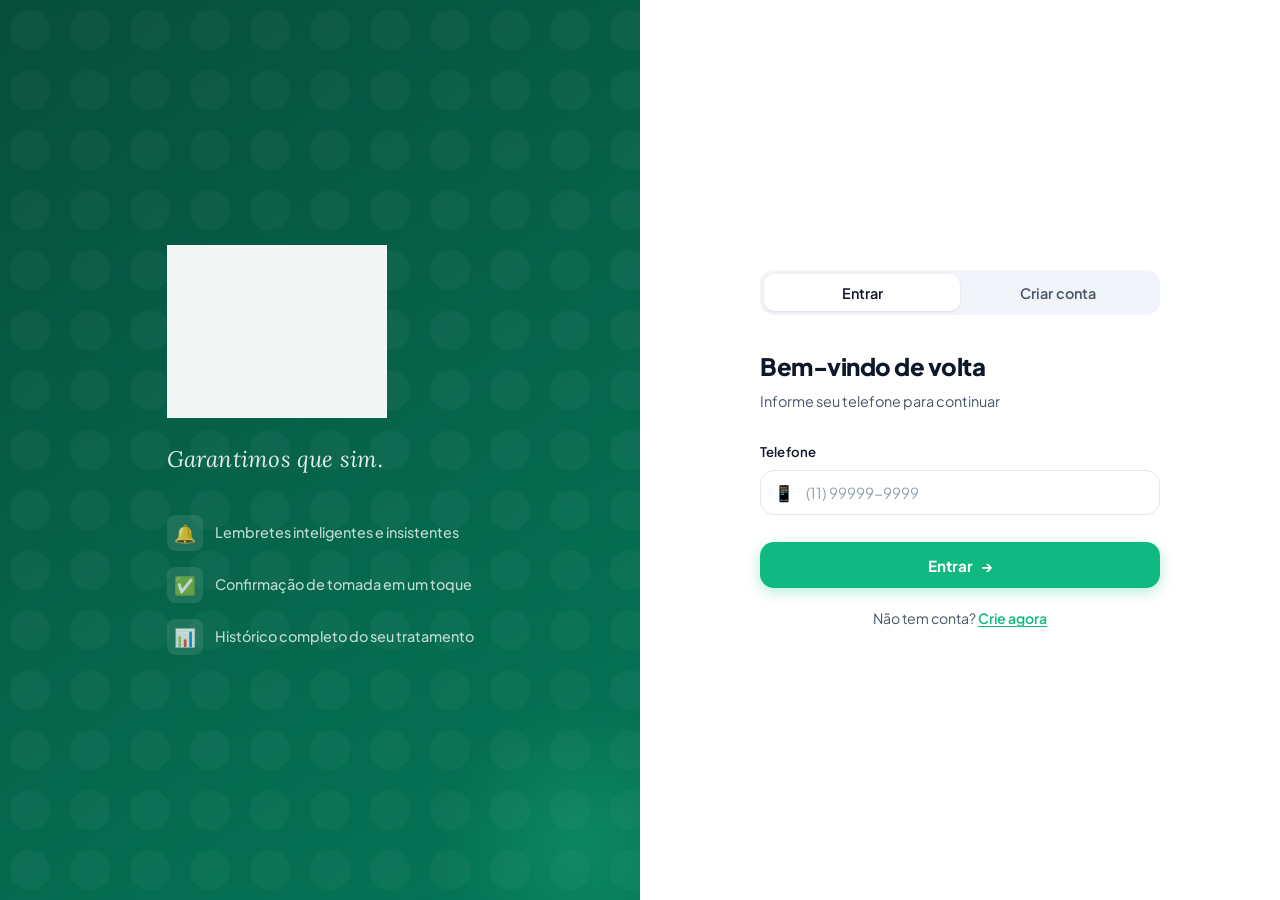
<file: index.html>
<!DOCTYPE html>
<html lang="pt-BR">
<head>
  <meta charset="UTF-8" />
  <meta name="viewport" content="width=device-width, initial-scale=1.0" />
  <title>Tomou? — Garantimos que sim.</title>
  <link rel="preconnect" href="https://fonts.googleapis.com" />
  <link rel="preconnect" href="https://fonts.gstatic.com" crossorigin />
  <link href="https://fonts.googleapis.com/css2?family=Plus+Jakarta+Sans:wght@400;500;600;700;800&family=Lora:ital@0;1&display=swap" rel="stylesheet" />
  <link rel="stylesheet" href="style.css" />
</head>
<body>

  <!-- ═══════════════════════════════════════════
       TOAST CONTAINER
  ════════════════════════════════════════════ -->
  <div id="toast-container" aria-live="polite"></div>

  <!-- ═══════════════════════════════════════════
       LOADING OVERLAY
  ════════════════════════════════════════════ -->
  <div id="loading-overlay" class="hidden">
    <div class="spinner-ring"></div>
  </div>

  <!-- ═══════════════════════════════════════════
       SCREEN: AUTH (Login / Cadastro)
  ════════════════════════════════════════════ -->
  <div id="screen-auth" class="screen active">
    <div class="auth-layout">

      <!-- Painel esquerdo — branding -->
      <div class="auth-brand">
        <div class="auth-brand-inner">
          <div class="brand-logo-img-wrap">
            <img src="IMG_4233.JPG" alt="Tomou? Logo" class="brand-logo-img" id="auth-logo-img" />
          </div>
          <p class="brand-tagline">Garantimos que sim.</p>
          <div class="brand-features">
            <div class="brand-feature">
              <span class="feat-icon">🔔</span>
              <span>Lembretes inteligentes e insistentes</span>
            </div>
            <div class="brand-feature">
              <span class="feat-icon">✅</span>
              <span>Confirmação de tomada em um toque</span>
            </div>
            <div class="brand-feature">
              <span class="feat-icon">📊</span>
              <span>Histórico completo do seu tratamento</span>
            </div>
          </div>
        </div>
      </div>

      <!-- Painel direito — formulário -->
      <div class="auth-form-panel">
        <div class="auth-form-card">

          <!-- Tabs -->
          <div class="auth-tabs">
            <button class="auth-tab active" data-tab="login">Entrar</button>
            <button class="auth-tab" data-tab="cadastro">Criar conta</button>
          </div>

          <!-- Tab: Login -->
          <div id="tab-login" class="auth-tab-content active">
            <div class="form-header">
              <h2>Bem-vindo de volta</h2>
              <p>Informe seu telefone para continuar</p>
            </div>
            <div class="form-group">
              <label for="login-phone">Telefone</label>
              <div class="input-wrap">
                <span class="input-icon">📱</span>
                <input type="tel" id="login-phone" placeholder="(11) 99999-9999" maxlength="15" />
              </div>
            </div>
            <button class="btn-primary full" id="btn-login">
              <span class="btn-text">Entrar</span>
              <span class="btn-icon">→</span>
            </button>
            <p class="auth-switch">Não tem conta? <button class="link-btn" data-switch="cadastro">Crie agora</button></p>
          </div>

          <!-- Tab: Cadastro -->
          <div id="tab-cadastro" class="auth-tab-content">
            <div class="form-header">
              <h2>Seu cuidado começa aqui</h2>
              <p>Crie sua conta gratuita em segundos</p>
            </div>
            <div class="form-group">
              <label for="cad-name">Seu nome</label>
              <div class="input-wrap">
                <span class="input-icon">👤</span>
                <input type="text" id="cad-name" placeholder="Como posso te chamar?" />
              </div>
            </div>
            <div class="form-group">
              <label for="cad-phone">Telefone</label>
              <div class="input-wrap">
                <span class="input-icon">📱</span>
                <input type="tel" id="cad-phone" placeholder="(11) 99999-9999" maxlength="15" />
              </div>
            </div>
            <button class="btn-primary full" id="btn-cadastro">
              <span class="btn-text">Começar agora — é grátis</span>
              <span class="btn-icon">→</span>
            </button>
            <p class="auth-switch">Já tem conta? <button class="link-btn" data-switch="login">Entrar</button></p>
          </div>

        </div>
      </div>
    </div>
  </div>

  <!-- ═══════════════════════════════════════════
       SCREEN: DASHBOARD
  ════════════════════════════════════════════ -->
  <div id="screen-dashboard" class="screen hidden">

    <!-- Sidebar -->
    <aside class="sidebar">
      <div class="sidebar-logo">
        <img src="IMG_4233.JPG" alt="Tomou?" class="sidebar-logo-img" id="sidebar-logo-img" />
      </div>
      <nav class="sidebar-nav">
        <button class="nav-item active" data-view="home">
          <span class="nav-icon">🏠</span>
          <span class="nav-label">Início</span>
        </button>
        <button class="nav-item" data-view="add">
          <span class="nav-icon">➕</span>
          <span class="nav-label">Adicionar</span>
        </button>
        <button class="nav-item" data-view="history">
          <span class="nav-icon">📋</span>
          <span class="nav-label">Histórico</span>
        </button>
      </nav>
      <div class="sidebar-footer">
        <div class="user-mini">
          <div class="user-avatar" id="sidebar-avatar">U</div>
          <div class="user-mini-info">
            <span class="user-mini-name" id="sidebar-name">Usuário</span>
            <span class="user-mini-plan">Plano Free</span>
          </div>
        </div>
        <button class="btn-icon-only" id="btn-logout" title="Sair">
          <span>↪</span>
        </button>
      </div>
    </aside>

    <!-- Mobile top bar -->
    <header class="mobile-header">
      <div class="mobile-logo">
        <img src="IMG_4233.JPG" alt="Tomou?" class="mobile-logo-img" id="mobile-logo-img" />
      </div>
      <button class="mobile-menu-btn" id="mobile-menu-btn">☰</button>
    </header>

    <!-- Mobile nav overlay -->
    <div class="mobile-nav-overlay hidden" id="mobile-nav-overlay">
      <div class="mobile-nav-panel">
        <div class="mobile-nav-header">
          <span class="mobile-nav-title">Menu</span>
          <button id="mobile-nav-close">✕</button>
        </div>
        <button class="nav-item" data-view="home" data-mobile="true">🏠 Início</button>
        <button class="nav-item" data-view="add" data-mobile="true">➕ Adicionar remédio</button>
        <button class="nav-item" data-view="history" data-mobile="true">📋 Histórico</button>
        <button class="nav-item danger" id="btn-logout-mobile">↪ Sair</button>
      </div>
    </div>

    <!-- Main content area -->
    <main class="main-content">

      <!-- ── VIEW: HOME ─────────────────────────── -->
      <div id="view-home" class="view active">

        <!-- Hero greeting -->
        <div class="greeting-section">
          <div class="greeting-text">
            <p class="greeting-sub">Bom dia 👋</p>
            <h2 class="greeting-name" id="greeting-name">Usuário</h2>
          </div>
          <div class="plan-badge" id="plan-badge">
            <span class="plan-icon">⭐</span>
            <span>Plano Free</span>
          </div>
        </div>

        <!-- Stats row -->
        <div class="stats-row">
          <div class="stat-card">
            <div class="stat-val" id="stat-total">0</div>
            <div class="stat-lbl">Remédios</div>
          </div>
          <div class="stat-card accent">
            <div class="stat-val" id="stat-pendentes">0</div>
            <div class="stat-lbl">Pendentes</div>
          </div>
          <div class="stat-card green">
            <div class="stat-val" id="stat-confirmados">0</div>
            <div class="stat-lbl">Confirmados</div>
          </div>
        </div>

        <!-- Upgrade banner (shown when limit reached) -->
        <div class="upgrade-banner hidden" id="upgrade-banner">
          <div class="upgrade-info">
            <span class="upgrade-icon">⚡</span>
            <div>
              <strong>Limite do plano gratuito atingido</strong>
              <p>Você tem 2 de 2 remédios. Faça upgrade para adicionar mais.</p>
            </div>
          </div>
          <button class="btn-upgrade">Upgrade por R$9,90/mês →</button>
        </div>

        <!-- Remedios list -->
        <div class="section-header">
          <h3 class="section-title">Seus remédios</h3>
          <button class="btn-text-green" data-view="add" id="btn-add-shortcut">+ Adicionar</button>
        </div>

        <div id="remedios-list" class="remedios-list">
          <!-- Populated by JS -->
        </div>

        <!-- Empty state -->
        <div id="empty-state" class="empty-state hidden">
          <div class="empty-icon">💊</div>
          <h4>Nenhum remédio cadastrado</h4>
          <p>Adicione seu primeiro remédio e nunca mais esqueça de tomar.</p>
          <button class="btn-primary" data-view="add">Adicionar remédio</button>
        </div>

      </div>

      <!-- ── VIEW: ADD REMÉDIO ───────────────────── -->
      <div id="view-add" class="view hidden">
        <div class="view-header">
          <button class="btn-back" data-view="home">← Voltar</button>
          <h2 class="view-title">Adicionar remédio</h2>
        </div>

        <div class="form-card">
          <div class="form-card-header">
            <span class="form-card-icon">💊</span>
            <div>
              <h3>Novo lembrete</h3>
              <p>Preencha os dados do medicamento</p>
            </div>
          </div>

          <!-- Nome do remédio -->
          <div class="form-group">
            <label for="rem-nome">Nome do remédio</label>
            <div class="input-wrap">
              <span class="input-icon">💊</span>
              <input type="text" id="rem-nome" placeholder="Ex: Losartana 50mg" />
            </div>
          </div>

          <!-- Frequência -->
          <div class="form-group">
            <label>Frequência de uso</label>
            <div class="freq-options">
              <label class="freq-option" id="freq-opt-continuo">
                <input type="radio" name="rem-freq" value="continuo" id="freq-continuo" checked />
                <div class="freq-option-inner">
                  <span class="freq-icon">🔄</span>
                  <div>
                    <strong>Uso contínuo</strong>
                    <small>Recorrente, todo dia ou dias específicos</small>
                  </div>
                </div>
              </label>
              <label class="freq-option" id="freq-opt-unico">
                <input type="radio" name="rem-freq" value="unico" id="freq-unico" />
                <div class="freq-option-inner">
                  <span class="freq-icon">1️⃣</span>
                  <div>
                    <strong>Uso único</strong>
                    <small>Apenas uma vez em data específica</small>
                  </div>
                </div>
              </label>
            </div>
          </div>

          <!-- Bloco: Uso único -->
          <div id="bloco-unico" class="form-bloco hidden">
            <div class="form-group">
              <label for="rem-horario">Data e horário</label>
              <div class="input-wrap">
                <span class="input-icon">⏰</span>
                <input type="datetime-local" id="rem-horario" />
              </div>
            </div>
          </div>

          <!-- Bloco: Uso contínuo -->
          <div id="bloco-continuo" class="form-bloco">

            <!-- Dias da semana -->
            <div class="form-group">
              <label>Dias da semana</label>
              <div class="dias-grid">
                <label class="dia-chip" data-dia="todos">
                  <input type="checkbox" id="dia-todos" value="todos" />
                  <span>Todos</span>
                </label>
                <label class="dia-chip" data-dia="seg">
                  <input type="checkbox" id="dia-seg" value="seg" />
                  <span>Seg</span>
                </label>
                <label class="dia-chip" data-dia="ter">
                  <input type="checkbox" id="dia-ter" value="ter" />
                  <span>Ter</span>
                </label>
                <label class="dia-chip" data-dia="qua">
                  <input type="checkbox" id="dia-qua" value="qua" />
                  <span>Qua</span>
                </label>
                <label class="dia-chip" data-dia="qui">
                  <input type="checkbox" id="dia-qui" value="qui" />
                  <span>Qui</span>
                </label>
                <label class="dia-chip" data-dia="sex">
                  <input type="checkbox" id="dia-sex" value="sex" />
                  <span>Sex</span>
                </label>
                <label class="dia-chip" data-dia="sab">
                  <input type="checkbox" id="dia-sab" value="sab" />
                  <span>Sáb</span>
                </label>
                <label class="dia-chip" data-dia="dom">
                  <input type="checkbox" id="dia-dom" value="dom" />
                  <span>Dom</span>
                </label>
              </div>
            </div>

            <!-- Quantidade de vezes por dia -->
            <div class="form-group">
              <label for="rem-vezes">Quantas vezes por dia?</label>
              <div class="input-wrap">
                <span class="input-icon">🔢</span>
                <select id="rem-vezes">
                  <option value="1">1 vez ao dia</option>
                  <option value="2">2 vezes ao dia</option>
                  <option value="3">3 vezes ao dia</option>
                  <option value="4">4 vezes ao dia</option>
                </select>
              </div>
            </div>

            <!-- Horários dinâmicos -->
            <div class="form-group" id="horarios-dinamicos-wrap">
              <label>Horários</label>
              <div id="horarios-dinamicos" class="horarios-list">
                <!-- Gerado dinamicamente pelo JS -->
              </div>
            </div>

          </div>

          <!-- Dosagem (mantida) -->
          <div class="form-group">
            <label for="rem-dosagem">Dosagem <span class="optional">(opcional)</span></label>
            <div class="input-wrap">
              <span class="input-icon">⚖️</span>
              <input type="text" id="rem-dosagem" placeholder="Ex: 1 comprimido" />
            </div>
          </div>

          <button class="btn-primary full" id="btn-add-remedio">
            <span class="btn-text">Salvar remédio</span>
            <span class="btn-icon">✓</span>
          </button>

          <div class="limit-warning hidden" id="limit-warning">
            <span>⚠️</span>
            <div>
              <strong>Limite atingido</strong>
              <p>O plano gratuito permite até 2 remédios. <button class="link-btn green">Faça upgrade por R$9,90/mês</button></p>
            </div>
          </div>
        </div>
      </div>

      <!-- ── VIEW: HISTORY ──────────────────────── -->
      <div id="view-history" class="view hidden">
        <div class="view-header">
          <button class="btn-back" data-view="home">← Voltar</button>
          <h2 class="view-title">Histórico</h2>
        </div>
        <div class="history-note">
          <span>📋</span>
          <p>Todos os seus remédios cadastrados e seus status de confirmação.</p>
        </div>
        <div id="history-list" class="remedios-list">
          <!-- Populated by JS -->
        </div>
      </div>

    </main>
  </div>

  <script src="script.js"></script>
</body>
</html>
</file>
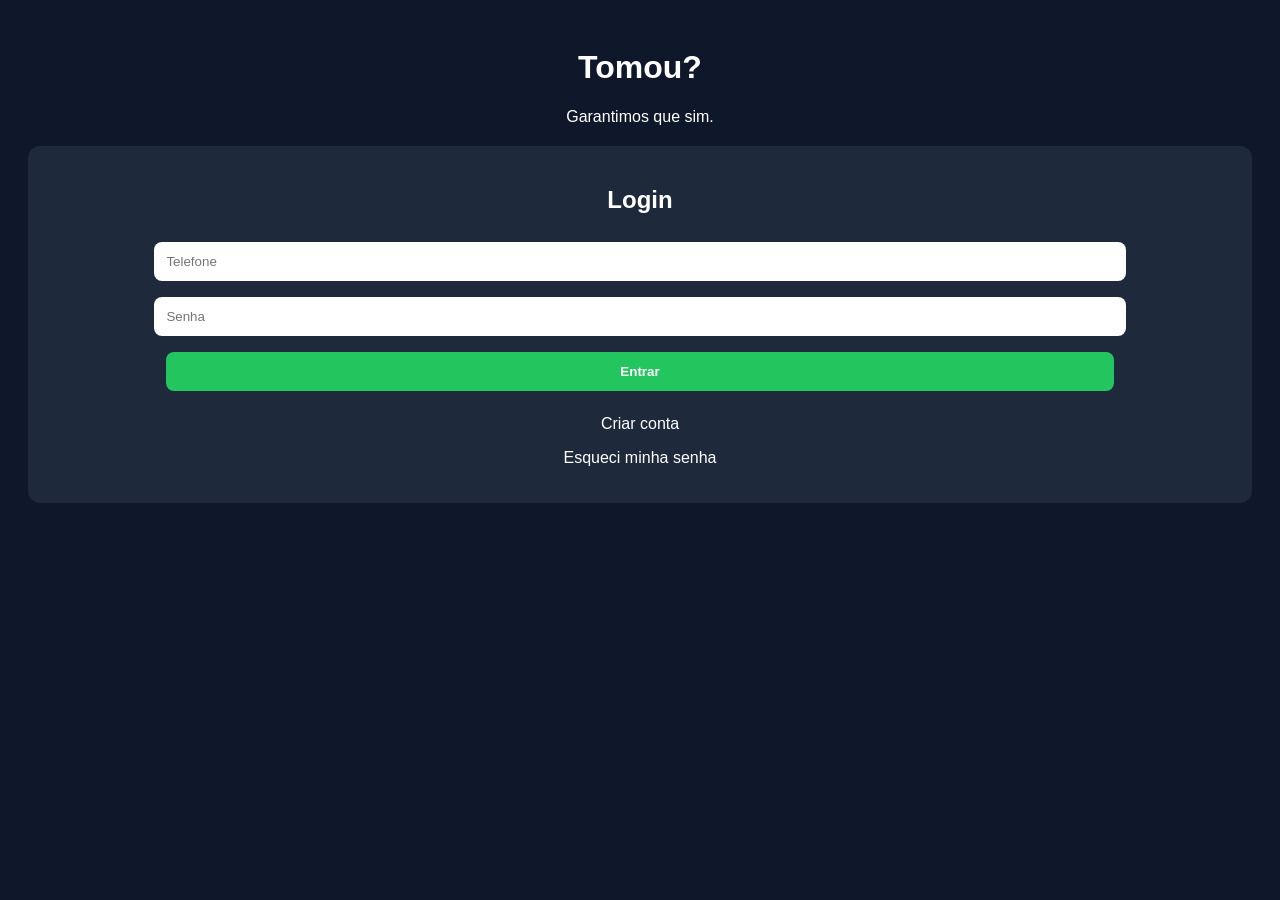
<file: index_off.html>
<!DOCTYPE html>
<html lang="pt-br">
<head>
<meta charset="UTF-8">
<meta name="viewport" content="width=device-width, initial-scale=1.0">
<title>Tomou?</title>

<style>
body {
  font-family: Arial;
  background: #0f172a;
  color: white;
  text-align: center;
  padding: 20px;
}

input, button {
  padding: 12px;
  margin: 8px;
  width: 80%;
  border-radius: 8px;
  border: none;
}

button {
  background: #22c55e;
  color: white;
  font-weight: bold;
}

.card {
  background: #1e293b;
  padding: 20px;
  border-radius: 12px;
  margin-top: 20px;
}
</style>
</head>

<body>

<h1>Tomou?</h1>
<p>Garantimos que sim.</p>

<div id="app"></div>

<script>
const API = "COLE_SUA_URL_AQUI";

// ==========================
// STATE
// ==========================
let state = {
  user: null
};

// ==========================
// INIT
// ==========================
init();

async function init() {
  const user_id = localStorage.getItem("tomoa_user_id");

  if (user_id) {
    await loadUser(user_id);
  } else {
    renderLogin();
  }
}

// ==========================
// API
// ==========================
async function api(params) {
  const url = API + "?" + new URLSearchParams(params);
  const res = await fetch(url);
  return res.json();
}

// ==========================
// LOGIN
// ==========================
function renderLogin() {
  document.getElementById("app").innerHTML = `
    <div class="card">
      <h2>Login</h2>
      <input id="tel" placeholder="Telefone">
      <input id="senha" type="password" placeholder="Senha">
      <button onclick="login()">Entrar</button>
      <p onclick="renderCadastro()">Criar conta</p>
      <p onclick="renderRecuperar()">Esqueci minha senha</p>
    </div>
  `;
}

async function login() {
  const telefone = document.getElementById("tel").value;
  const senha = document.getElementById("senha").value;

  const res = await api({
    action: "login",
    telefone,
    senha
  });

  if (res.status === "ok") {
    localStorage.setItem("tomoa_user_id", res.user_id);
    await loadUser(res.user_id);
  } else {
    alert("Login inválido");
  }
}

// ==========================
// CADASTRO
// ==========================
function renderCadastro() {
  document.getElementById("app").innerHTML = `
    <div class="card">
      <h2>Criar Conta</h2>
      <input id="nome" placeholder="Nome">
      <input id="tel" placeholder="Telefone">
      <input id="senha" type="password" placeholder="Senha">
      <input id="senha2" type="password" placeholder="Confirmar senha">
      <button onclick="criarConta()">Cadastrar</button>
      <p onclick="renderLogin()">Voltar</p>
    </div>
  `;
}

async function criarConta() {
  const nome = document.getElementById("nome").value;
  const telefone = document.getElementById("tel").value;
  const senha = document.getElementById("senha").value;
  const senha2 = document.getElementById("senha2").value;

  if (senha !== senha2) {
    alert("Senhas não conferem");
    return;
  }

  const check = await api({
    action: "checkUser",
    telefone
  });

  if (check.exists) {
    alert("Telefone já cadastrado");
    return;
  }

  const res = await api({
    action: "createUser",
    nome,
    telefone,
    senha
  });

  if (res.status === "ok") {
    localStorage.setItem("tomoa_user_id", res.user_id);
    await loadUser(res.user_id);
  }
}

// ==========================
// USUÁRIO
// ==========================
async function loadUser(user_id) {
  const user = await api({
    action: "getUser",
    user_id
  });

  state.user = user;

  renderHome();
}

// ==========================
// HOME
// ==========================
function renderHome() {
  document.getElementById("app").innerHTML = `
    <div class="card">
      <h2>Olá, ${state.user.nome}</h2>
      <p>Plano: ${state.user.plano}</p>

      <button onclick="renderRemedios()">Ver Remédios</button>
      <button onclick="logout()">Sair</button>
    </div>
  `;
}

// ==========================
// REMÉDIOS
// ==========================
async function renderRemedios() {
  const res = await api({
    action: "listRemedios",
    user_id: state.user.id
  });

  let html = "<div class='card'><h2>Remédios</h2>";

  res.forEach(r => {
    html += `<p>${r.nome} - ${new Date(r.horario).toLocaleTimeString()}</p>`;
  });

  html += `
    <input id="nomeRem" placeholder="Nome do remédio">
    <input id="horaRem" type="time">
    <button onclick="addRemedio()">Adicionar</button>
    <br><br>
    <button onclick="renderHome()">Voltar</button>
  </div>
  `;

  document.getElementById("app").innerHTML = html;
}

async function addRemedio() {
  const nome = document.getElementById("nomeRem").value;
  const horario = document.getElementById("horaRem").value;

  const hoje = new Date().toISOString().split("T")[0];
  const dataHora = hoje + "T" + horario;

  const res = await api({
    action: "addRemedio",
    user_id: state.user.id,
    nome,
    horario: dataHora
  });

  if (res.error === "limite_free") {
    alert("Plano free permite apenas 2 remédios");
    return;
  }

  renderRemedios();
}

// ==========================
// RECUPERAR SENHA
// ==========================
function renderRecuperar() {
  document.getElementById("app").innerHTML = `
    <div class="card">
      <h2>Recuperar Senha</h2>
      <input id="tel" placeholder="Telefone">
      <input id="nova" type="password" placeholder="Nova senha">
      <button onclick="resetar()">Resetar</button>
      <p onclick="renderLogin()">Voltar</p>
    </div>
  `;
}

async function resetar() {
  const telefone = document.getElementById("tel").value;
  const nova_senha = document.getElementById("nova").value;

  const res = await api({
    action: "resetPassword",
    telefone,
    nova_senha
  });

  if (res.status === "ok") {
    alert("Senha atualizada");
    renderLogin();
  }
}

// ==========================
// LOGOUT
// ==========================
function logout() {
  localStorage.removeItem("tomoa_user_id");
  renderLogin();
}
</script>

</body>
</html>
</file>
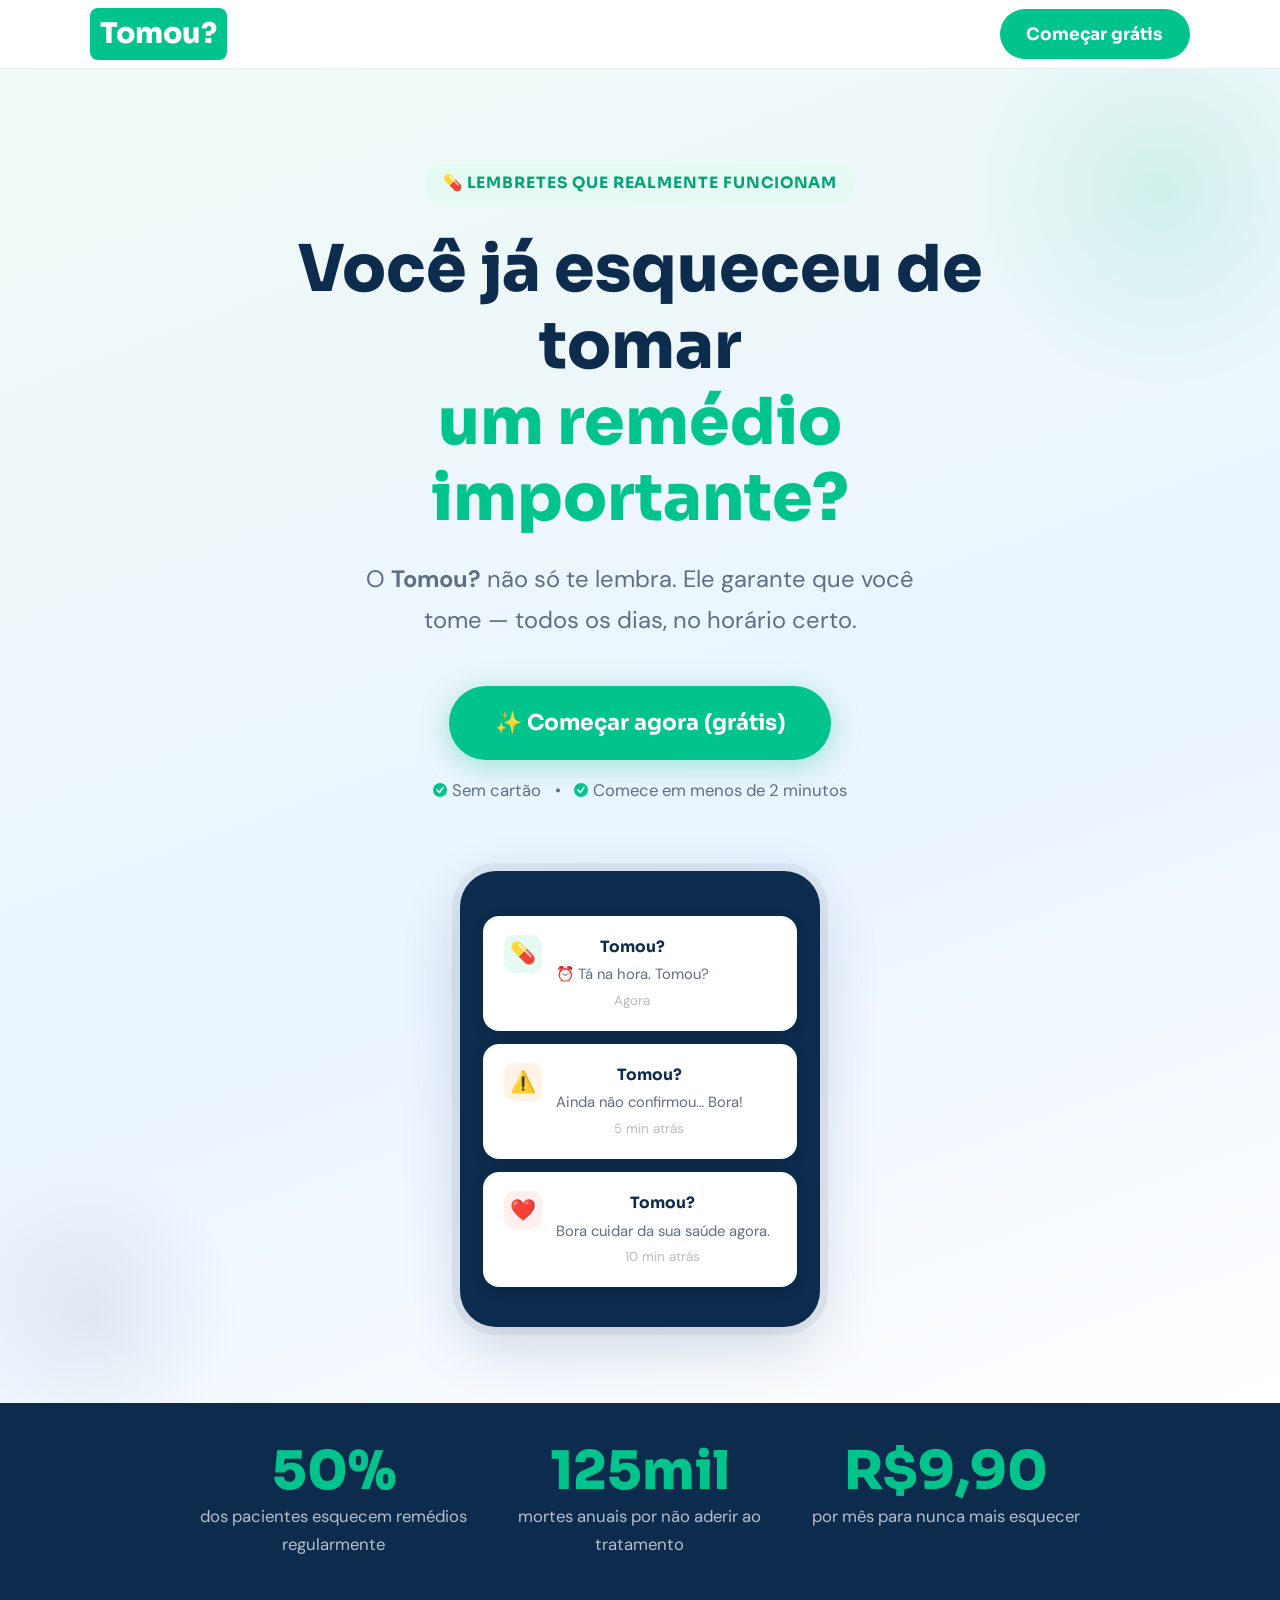
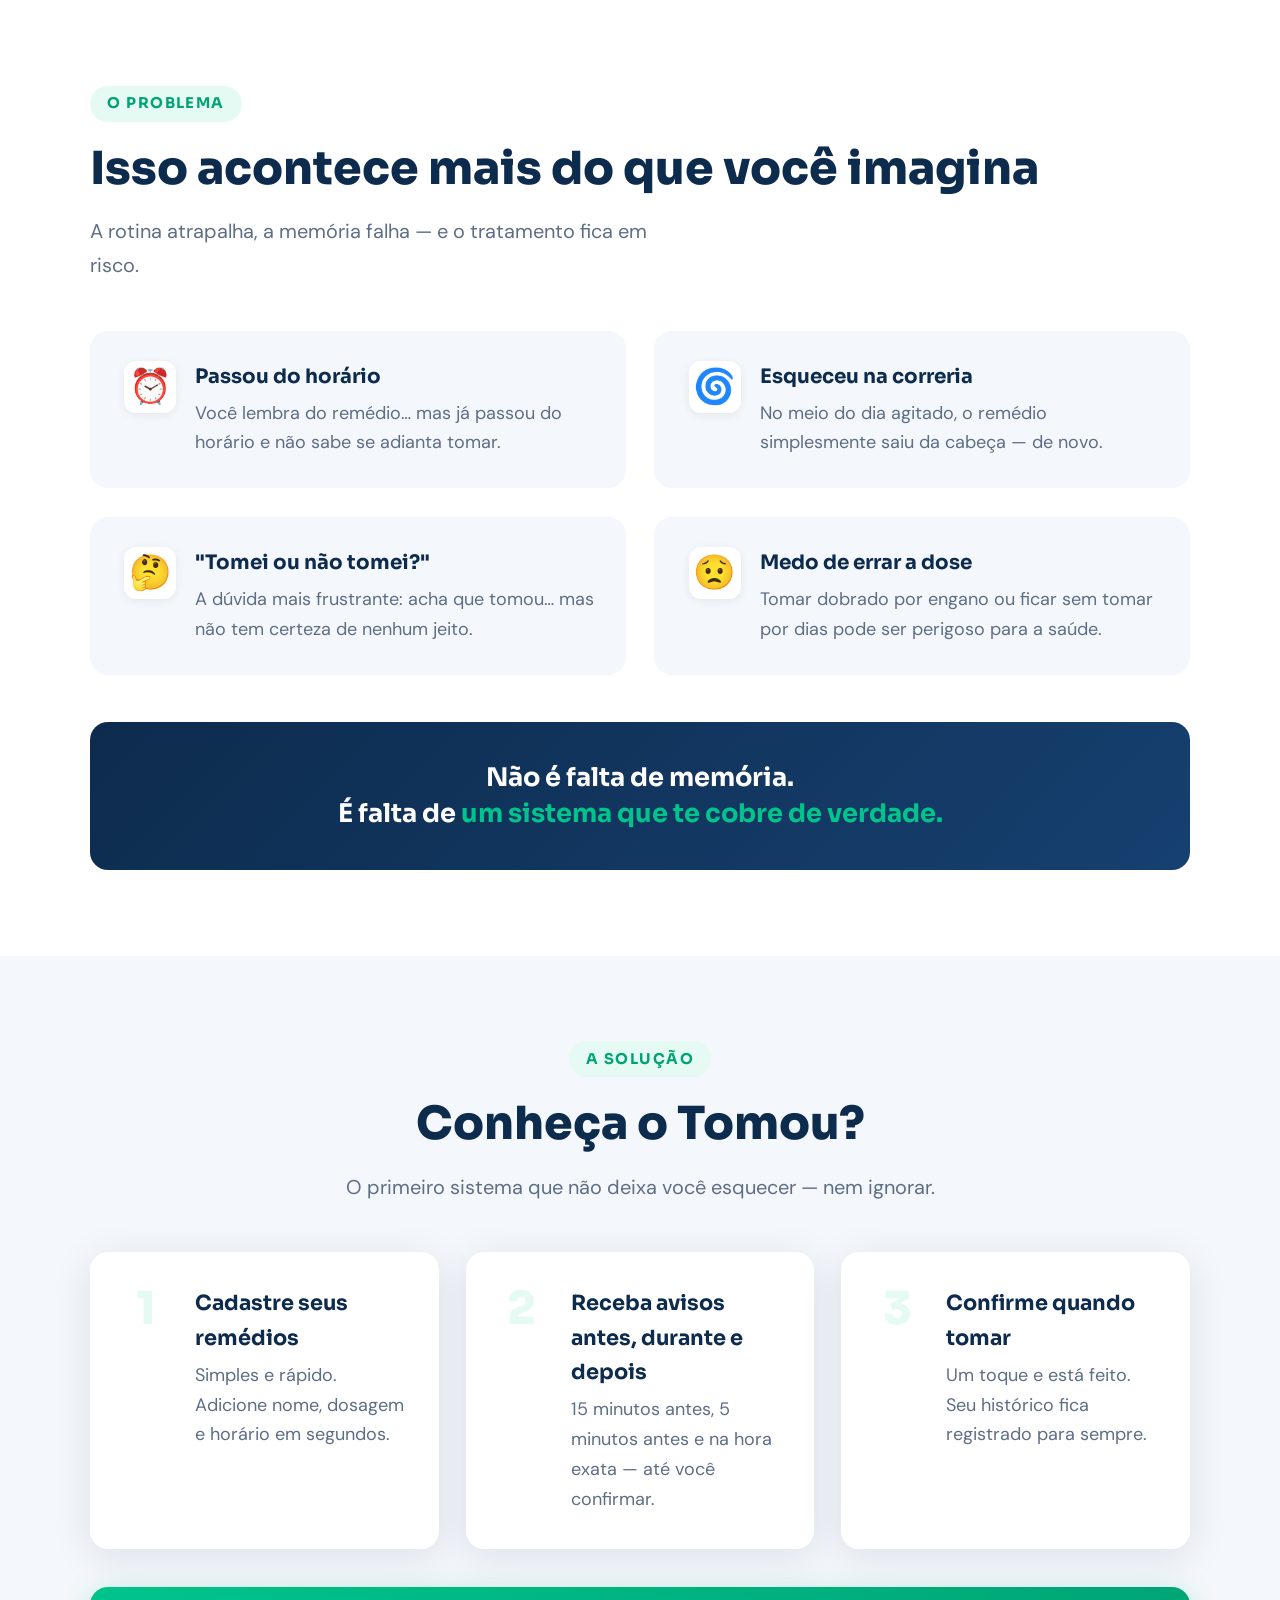
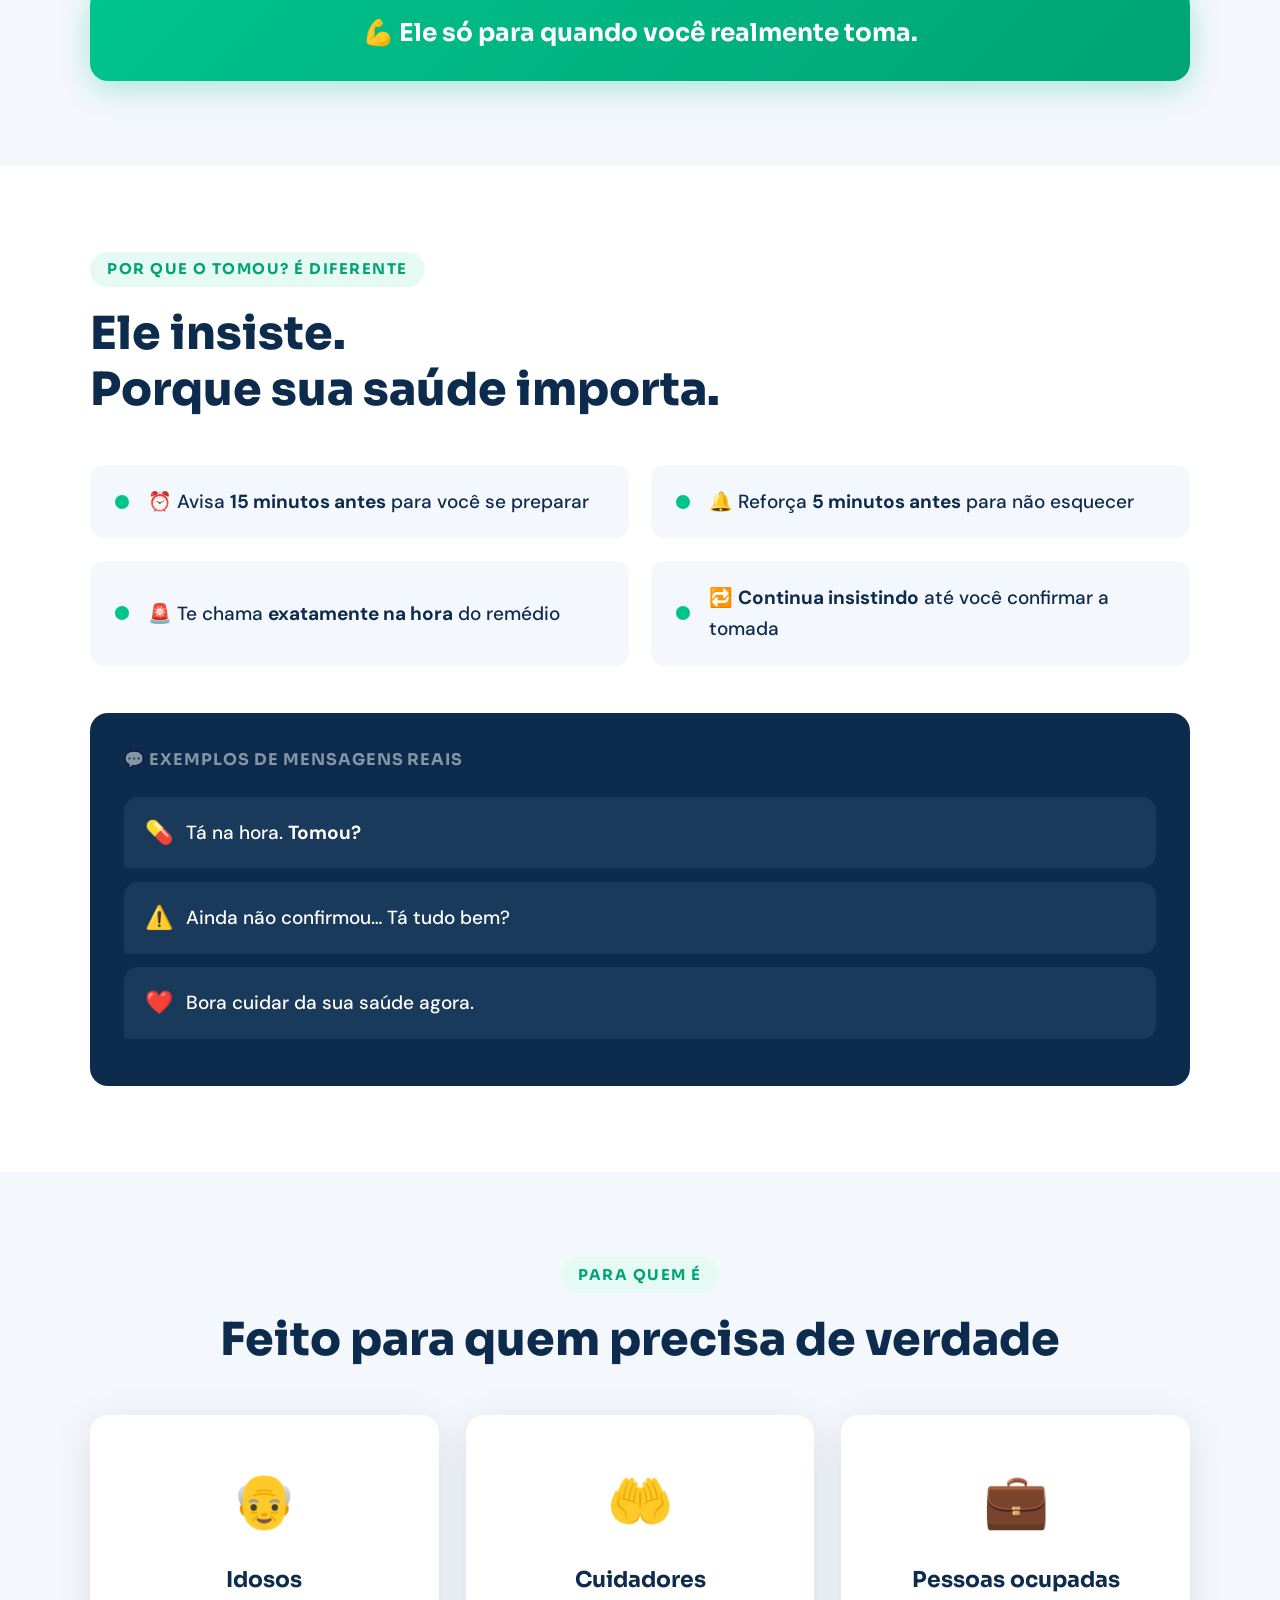
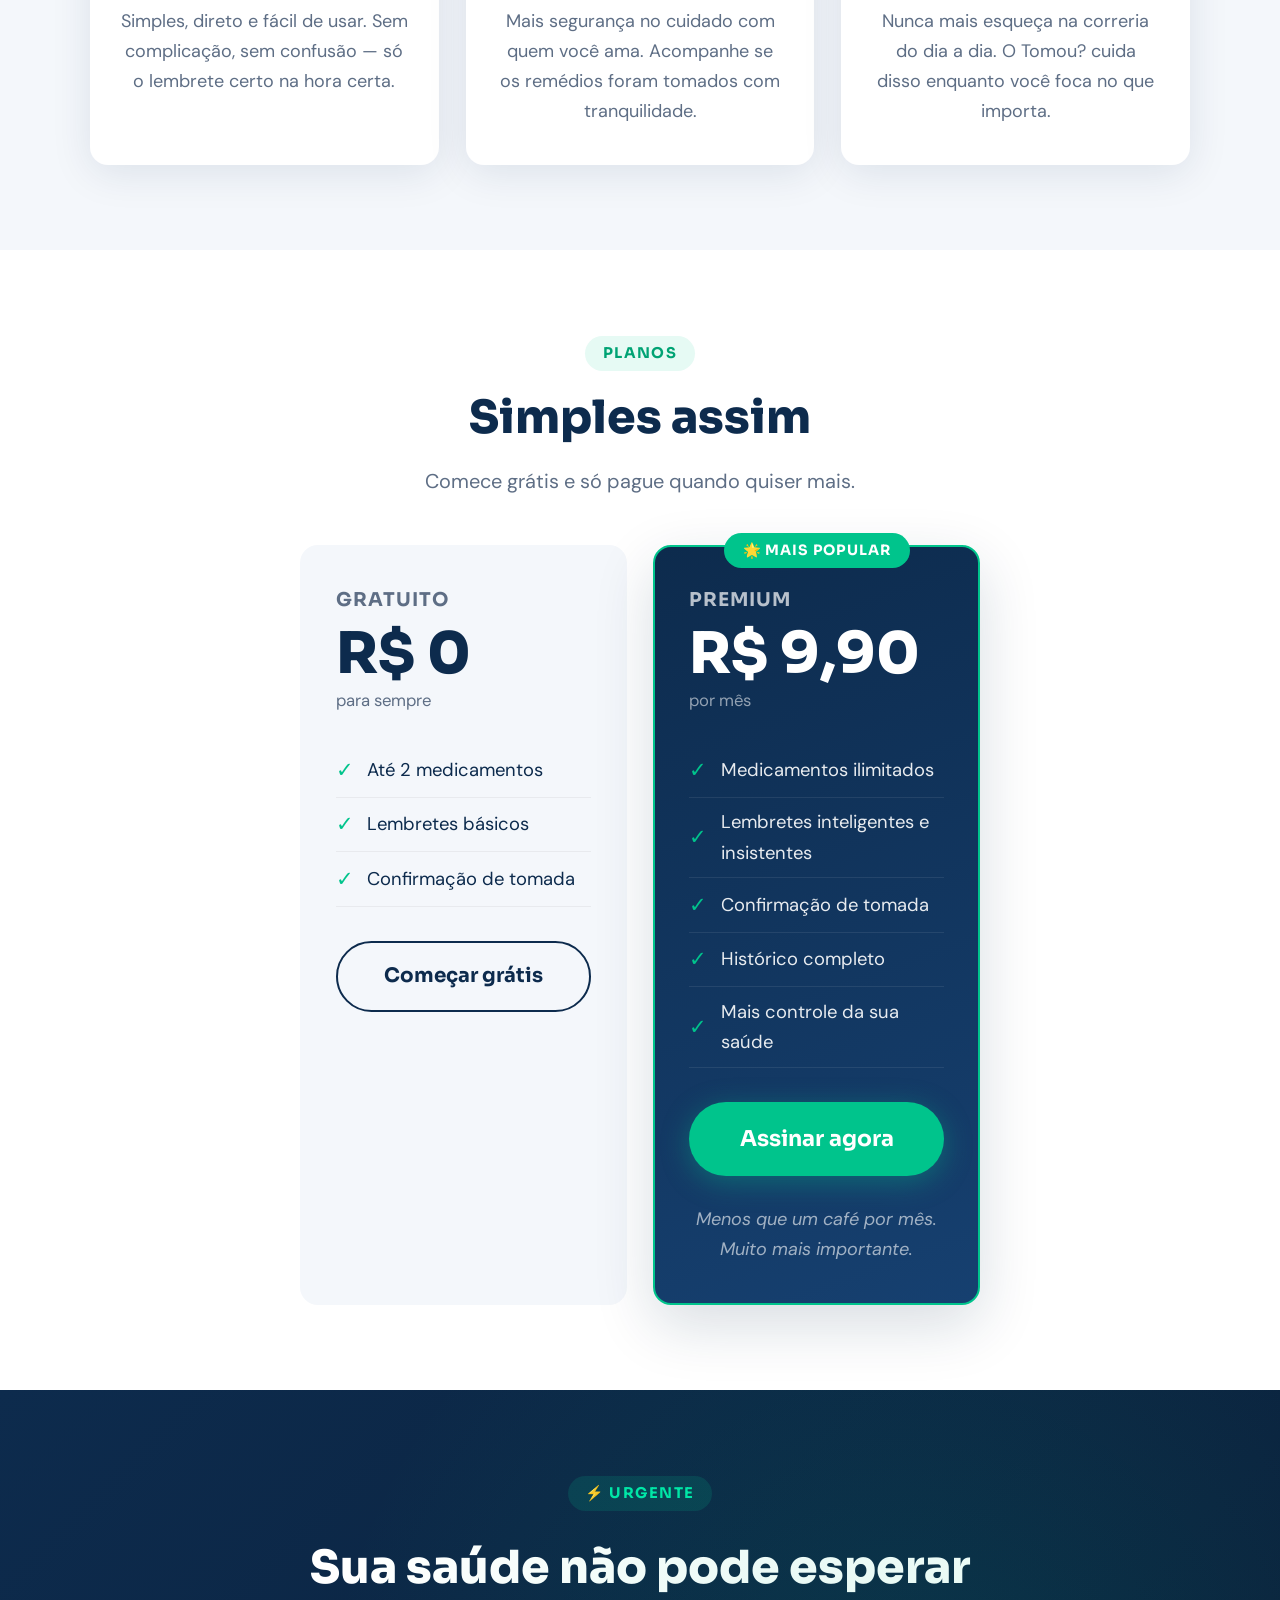
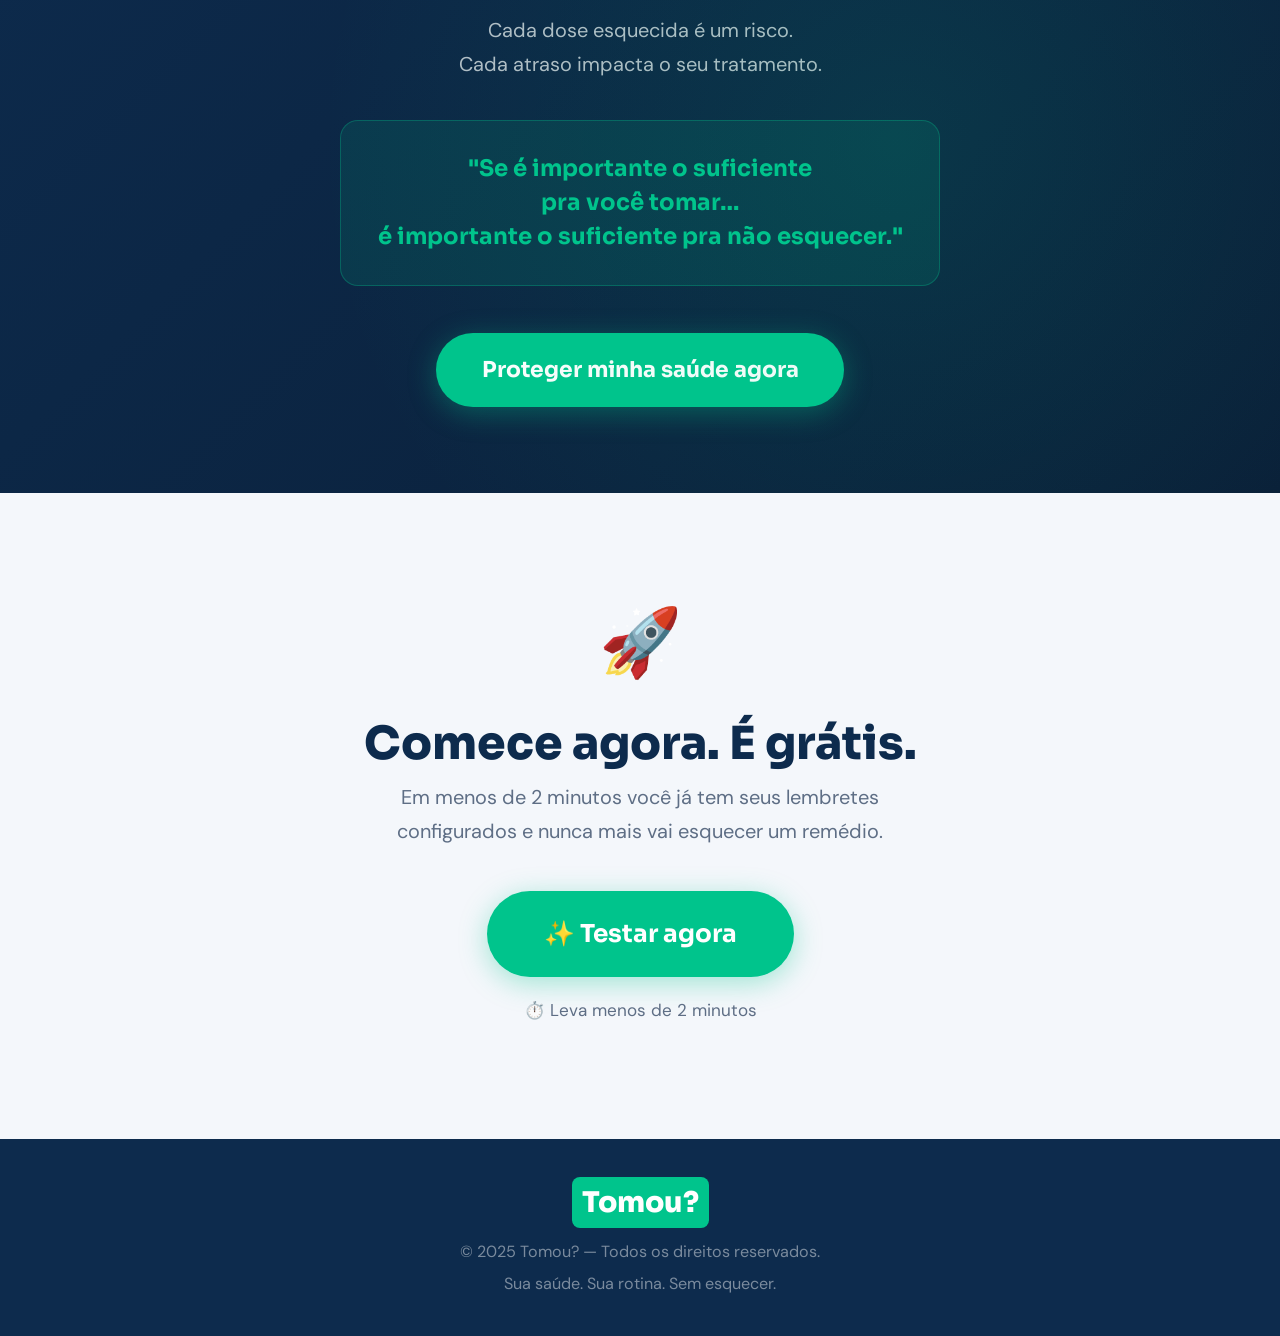
<file: tomou-landing.html>
<!DOCTYPE html>
<html lang="pt-BR">
<head>
  <meta charset="UTF-8" />
  <meta name="viewport" content="width=device-width, initial-scale=1.0" />
  <title>Tomou? — Nunca mais esqueça seus remédios</title>
  <link rel="preconnect" href="https://fonts.googleapis.com" />
  <link rel="preconnect" href="https://fonts.gstatic.com" crossorigin />
  <link href="https://fonts.googleapis.com/css2?family=Sora:wght@400;600;700;800&family=DM+Sans:ital,wght@0,400;0,500;1,400&display=swap" rel="stylesheet" />
  <style>
    :root {
      --green: #00C48C;
      --green-dark: #00a374;
      --green-light: #e6faf4;
      --navy: #0D2B4D;
      --navy-mid: #164070;
      --white: #ffffff;
      --gray-soft: #f4f7fb;
      --gray-text: #5e6e85;
      --danger: #ff5252;
      --radius: 18px;
      --shadow: 0 8px 40px rgba(13,43,77,0.10);
      --shadow-lg: 0 20px 60px rgba(13,43,77,0.16);
    }

    *, *::before, *::after { box-sizing: border-box; margin: 0; padding: 0; }

    html { scroll-behavior: smooth; font-size: 18px; }

    body {
      font-family: 'DM Sans', sans-serif;
      background: var(--white);
      color: var(--navy);
      line-height: 1.65;
      overflow-x: hidden;
    }

    h1, h2, h3, .sora { font-family: 'Sora', sans-serif; }

    /* ─── NAV ─────────────────────────────────────── */
    nav {
      position: sticky; top: 0; z-index: 100;
      background: rgba(255,255,255,0.95);
      backdrop-filter: blur(12px);
      border-bottom: 1px solid rgba(13,43,77,0.08);
      padding: 0 1.2rem;
    }
    .nav-inner {
      max-width: 1100px; margin: 0 auto;
      display: flex; align-items: center; justify-content: space-between;
      height: 68px;
    }
    .logo {
      font-family: 'Sora', sans-serif;
      font-size: 1.5rem; font-weight: 800;
      color: var(--navy); text-decoration: none;
      display: flex; align-items: center; gap: 0.35rem;
    }
    .logo-pill {
      background: var(--green);
      color: #fff;
      border-radius: 8px;
      padding: 2px 10px;
    }
    .nav-cta {
      background: var(--green);
      color: #fff;
      font-family: 'Sora', sans-serif;
      font-weight: 700;
      font-size: 0.9rem;
      border: none; border-radius: 50px;
      padding: 0.55rem 1.4rem;
      cursor: pointer;
      transition: background 0.2s, transform 0.15s;
      text-decoration: none;
    }
    .nav-cta:hover { background: var(--green-dark); transform: translateY(-1px); }

    /* ─── BUTTONS ────────────────────────────────── */
    .btn-primary {
      display: inline-flex; align-items: center; justify-content: center; gap: 0.5rem;
      background: var(--green);
      color: #fff;
      font-family: 'Sora', sans-serif;
      font-weight: 700;
      font-size: 1.15rem;
      border: none; border-radius: 50px;
      padding: 1rem 2.4rem;
      cursor: pointer;
      text-decoration: none;
      transition: background 0.2s, transform 0.18s, box-shadow 0.2s;
      box-shadow: 0 6px 28px rgba(0,196,140,0.35);
    }
    .btn-primary:hover {
      background: var(--green-dark);
      transform: translateY(-2px);
      box-shadow: 0 12px 36px rgba(0,196,140,0.42);
    }
    .btn-secondary {
      display: inline-flex; align-items: center; justify-content: center;
      background: transparent;
      color: var(--navy);
      font-family: 'Sora', sans-serif;
      font-weight: 700;
      font-size: 1.05rem;
      border: 2px solid var(--navy);
      border-radius: 50px;
      padding: 0.9rem 2.2rem;
      cursor: pointer;
      text-decoration: none;
      transition: all 0.2s;
    }
    .btn-secondary:hover { background: var(--navy); color: #fff; transform: translateY(-2px); }

    /* ─── HERO ───────────────────────────────────── */
    .hero {
      background: linear-gradient(160deg, #f0faf6 0%, #eaf4ff 60%, #fff 100%);
      padding: 5rem 1.4rem 4rem;
      text-align: center;
      position: relative;
      overflow: hidden;
    }
    .hero::before {
      content: '';
      position: absolute; top: -80px; right: -80px;
      width: 400px; height: 400px;
      background: radial-gradient(circle, rgba(0,196,140,0.12) 0%, transparent 70%);
      pointer-events: none;
    }
    .hero::after {
      content: '';
      position: absolute; bottom: -60px; left: -60px;
      width: 300px; height: 300px;
      background: radial-gradient(circle, rgba(13,43,77,0.07) 0%, transparent 70%);
      pointer-events: none;
    }
    .hero-badge {
      display: inline-block;
      background: var(--green-light);
      color: var(--green-dark);
      font-family: 'Sora', sans-serif;
      font-weight: 700;
      font-size: 0.82rem;
      letter-spacing: 0.06em;
      text-transform: uppercase;
      border-radius: 50px;
      padding: 0.35rem 1rem;
      margin-bottom: 1.5rem;
    }
    .hero h1 {
      font-size: clamp(2rem, 6vw, 3.4rem);
      font-weight: 800;
      line-height: 1.18;
      color: var(--navy);
      max-width: 780px; margin: 0 auto 1.2rem;
    }
    .hero h1 em {
      font-style: normal;
      color: var(--green);
    }
    .hero-sub {
      font-size: clamp(1rem, 2.4vw, 1.25rem);
      color: var(--gray-text);
      max-width: 580px; margin: 0 auto 2.4rem;
      line-height: 1.7;
    }
    .hero-actions { display: flex; flex-direction: column; align-items: center; gap: 0.85rem; }
    .microcopy {
      font-size: 0.88rem;
      color: var(--gray-text);
      display: flex; align-items: center; gap: 0.5rem;
    }
    .microcopy span { display: flex; align-items: center; gap: 0.25rem; }
    .microcopy svg { color: var(--green); }

    .hero-mockup {
      margin: 3.5rem auto 0;
      max-width: 360px;
      position: relative;
      z-index: 1;
    }
    .phone-frame {
      background: var(--navy);
      border-radius: 36px;
      padding: 1.4rem 1.2rem;
      box-shadow: var(--shadow-lg), 0 0 0 8px rgba(13,43,77,0.06);
      position: relative;
    }
    .phone-notch {
      width: 90px; height: 26px;
      background: var(--navy);
      border-radius: 0 0 16px 16px;
      margin: -1.4rem auto 1rem;
      position: relative; z-index: 2;
    }
    .notif-card {
      background: #fff;
      border-radius: 16px;
      padding: 1rem 1.1rem;
      margin-bottom: 0.7rem;
      display: flex; align-items: flex-start; gap: 0.75rem;
      box-shadow: 0 4px 14px rgba(0,0,0,0.1);
      animation: slideIn 0.6s ease both;
    }
    .notif-card:nth-child(2) { animation-delay: 0.25s; }
    .notif-card:nth-child(3) { animation-delay: 0.5s; }
    @keyframes slideIn {
      from { opacity: 0; transform: translateX(20px); }
      to   { opacity: 1; transform: translateX(0); }
    }
    .notif-icon {
      width: 38px; height: 38px; border-radius: 10px;
      display: flex; align-items: center; justify-content: center;
      font-size: 1.1rem; flex-shrink: 0;
    }
    .notif-icon.green { background: var(--green-light); }
    .notif-icon.orange { background: #fff3e6; }
    .notif-icon.red { background: #fff0f0; }
    .notif-title { font-family: 'Sora', sans-serif; font-weight: 700; font-size: 0.82rem; color: var(--navy); }
    .notif-text { font-size: 0.78rem; color: var(--gray-text); margin-top: 0.1rem; }
    .notif-time { font-size: 0.7rem; color: #bbb; margin-top: 0.15rem; }

    /* ─── SECTION BASE ───────────────────────────── */
    section { padding: 4.5rem 1.4rem; }
    .container { max-width: 1100px; margin: 0 auto; }
    .section-label {
      display: inline-block;
      font-family: 'Sora', sans-serif;
      font-weight: 700; font-size: 0.78rem;
      letter-spacing: 0.1em; text-transform: uppercase;
      color: var(--green-dark);
      background: var(--green-light);
      border-radius: 50px; padding: 0.3rem 0.9rem;
      margin-bottom: 1rem;
    }
    .section-title {
      font-size: clamp(1.6rem, 4vw, 2.4rem);
      font-weight: 800; line-height: 1.22;
      color: var(--navy); margin-bottom: 1rem;
    }
    .section-sub {
      font-size: 1.05rem; color: var(--gray-text);
      max-width: 600px; line-height: 1.7;
    }
    .text-center { text-align: center; }
    .text-center .section-sub { margin: 0 auto; }

    /* ─── STATS STRIP ────────────────────────────── */
    .stats-strip {
      background: var(--navy);
      padding: 2.2rem 1.4rem;
    }
    .stats-grid {
      max-width: 900px; margin: 0 auto;
      display: grid; grid-template-columns: repeat(3, 1fr);
      gap: 1rem;
      text-align: center;
    }
    .stat-num {
      font-family: 'Sora', sans-serif;
      font-weight: 800; font-size: clamp(1.8rem, 5vw, 2.8rem);
      color: var(--green); line-height: 1;
    }
    .stat-label { color: rgba(255,255,255,0.7); font-size: 0.88rem; margin-top: 0.3rem; }

    /* ─── PROBLEMA ───────────────────────────────── */
    .problema { background: var(--white); }
    .problema-grid {
      display: grid; gap: 1.5rem;
      margin-top: 2.5rem;
    }
    .problema-card {
      background: var(--gray-soft);
      border-radius: var(--radius);
      padding: 1.6rem;
      display: flex; gap: 1rem; align-items: flex-start;
      border-left: 4px solid transparent;
      transition: border-color 0.2s, transform 0.2s;
    }
    .problema-card:hover { border-color: var(--green); transform: translateX(4px); }
    .problema-card .icon {
      font-size: 1.8rem; flex-shrink: 0;
      width: 52px; height: 52px;
      background: #fff;
      border-radius: 12px;
      display: flex; align-items: center; justify-content: center;
      box-shadow: 0 2px 10px rgba(0,0,0,0.07);
    }
    .problema-card h3 { font-size: 1.05rem; font-weight: 700; color: var(--navy); margin-bottom: 0.25rem; }
    .problema-card p { font-size: 0.95rem; color: var(--gray-text); }
    .highlight-box {
      margin-top: 2.5rem;
      background: linear-gradient(135deg, var(--navy) 0%, var(--navy-mid) 100%);
      border-radius: var(--radius);
      padding: 2rem 1.8rem;
      color: #fff;
      text-align: center;
    }
    .highlight-box p {
      font-family: 'Sora', sans-serif;
      font-weight: 700;
      font-size: clamp(1.05rem, 3vw, 1.35rem);
      line-height: 1.4;
    }
    .highlight-box strong { color: var(--green); }

    /* ─── SOLUÇÃO ────────────────────────────────── */
    .solucao { background: var(--gray-soft); }
    .steps-grid {
      display: grid; gap: 1.4rem;
      margin-top: 2.5rem;
    }
    .step-card {
      background: var(--white);
      border-radius: var(--radius);
      padding: 1.8rem 1.6rem;
      display: flex; gap: 1.2rem; align-items: flex-start;
      box-shadow: var(--shadow);
      position: relative;
      overflow: hidden;
      transition: transform 0.2s, box-shadow 0.2s;
    }
    .step-card:hover { transform: translateY(-3px); box-shadow: var(--shadow-lg); }
    .step-number {
      font-family: 'Sora', sans-serif;
      font-weight: 800; font-size: 2.4rem;
      color: var(--green-light);
      line-height: 1; flex-shrink: 0;
      width: 52px; text-align: center;
    }
    .step-card h3 { font-size: 1.1rem; font-weight: 700; margin-bottom: 0.3rem; }
    .step-card p { font-size: 0.95rem; color: var(--gray-text); }
    .feature-badge {
      display: inline-block;
      background: linear-gradient(135deg, var(--green) 0%, #00a374 100%);
      color: #fff;
      font-family: 'Sora', sans-serif;
      font-weight: 700;
      font-size: clamp(1rem, 3vw, 1.3rem);
      border-radius: var(--radius);
      padding: 1.4rem 1.8rem;
      text-align: center;
      margin-top: 2rem;
      width: 100%;
      box-shadow: 0 8px 30px rgba(0,196,140,0.3);
    }

    /* ─── DIFERENCIAL ────────────────────────────── */
    .diferencial { background: var(--white); }
    .diff-wrap {
      display: grid; gap: 1.2rem;
      margin-top: 2.5rem;
    }
    .diff-item {
      display: flex; align-items: center; gap: 1rem;
      background: var(--gray-soft);
      border-radius: 14px;
      padding: 1.1rem 1.3rem;
      transition: background 0.2s;
    }
    .diff-item:hover { background: var(--green-light); }
    .diff-dot {
      width: 14px; height: 14px;
      border-radius: 50%;
      background: var(--green);
      flex-shrink: 0;
    }
    .diff-text { font-size: 1rem; font-weight: 500; color: var(--navy); }

    .messages-preview {
      margin-top: 2.5rem;
      background: var(--navy);
      border-radius: var(--radius);
      padding: 1.8rem;
    }
    .messages-preview h4 {
      font-family: 'Sora', sans-serif;
      font-weight: 700; font-size: 0.85rem;
      letter-spacing: 0.06em; text-transform: uppercase;
      color: rgba(255,255,255,0.5);
      margin-bottom: 1.2rem;
    }
    .msg-bubble {
      background: #1a3a5c;
      border-radius: 14px 14px 14px 4px;
      padding: 0.9rem 1.1rem;
      margin-bottom: 0.7rem;
      display: flex; align-items: center; gap: 0.7rem;
      animation: fadeUp 0.5s ease both;
    }
    .msg-bubble:nth-child(2) { animation-delay: 0.2s; }
    .msg-bubble:nth-child(3) { animation-delay: 0.4s; }
    @keyframes fadeUp {
      from { opacity: 0; transform: translateY(8px); }
      to   { opacity: 1; transform: translateY(0); }
    }
    .msg-emoji { font-size: 1.2rem; flex-shrink: 0; }
    .msg-text { color: #fff; font-size: 1rem; font-weight: 500; }

    /* ─── PÚBLICOS ───────────────────────────────── */
    .publicos { background: var(--gray-soft); }
    .publicos-grid {
      display: grid; gap: 1.4rem;
      margin-top: 2.5rem;
    }
    .publico-card {
      background: var(--white);
      border-radius: var(--radius);
      padding: 2rem 1.6rem;
      text-align: center;
      box-shadow: var(--shadow);
      transition: transform 0.2s, box-shadow 0.2s;
      border-top: 4px solid transparent;
    }
    .publico-card:hover { transform: translateY(-4px); box-shadow: var(--shadow-lg); border-top-color: var(--green); }
    .publico-emoji { font-size: 2.8rem; margin-bottom: 0.9rem; }
    .publico-card h3 { font-size: 1.15rem; font-weight: 700; margin-bottom: 0.5rem; }
    .publico-card p { font-size: 0.95rem; color: var(--gray-text); }

    /* ─── PREÇOS ─────────────────────────────────── */
    .precos { background: var(--white); }
    .preco-subtitle {
      font-size: 1.05rem; color: var(--gray-text);
      max-width: 500px; margin: 0 auto 2.5rem; text-align: center;
    }
    .preco-grid {
      display: grid; gap: 1.4rem;
      max-width: 680px; margin: 0 auto;
    }
    .preco-card {
      background: var(--gray-soft);
      border-radius: var(--radius);
      padding: 2rem 1.8rem;
      border: 2px solid transparent;
      transition: all 0.2s;
      position: relative;
    }
    .preco-card.featured {
      background: linear-gradient(160deg, var(--navy) 0%, var(--navy-mid) 100%);
      color: #fff;
      border-color: var(--green);
      box-shadow: var(--shadow-lg);
    }
    .preco-card:not(.featured):hover { border-color: var(--green); transform: translateY(-2px); }
    .badge-popular {
      position: absolute; top: -14px; left: 50%; transform: translateX(-50%);
      background: var(--green);
      color: #fff;
      font-family: 'Sora', sans-serif;
      font-weight: 700; font-size: 0.75rem;
      letter-spacing: 0.06em; text-transform: uppercase;
      border-radius: 50px; padding: 0.3rem 1rem;
      white-space: nowrap;
    }
    .preco-name {
      font-family: 'Sora', sans-serif;
      font-weight: 700; font-size: 1rem;
      text-transform: uppercase; letter-spacing: 0.05em;
      margin-bottom: 0.5rem;
    }
    .preco-card:not(.featured) .preco-name { color: var(--gray-text); }
    .preco-card.featured .preco-name { color: rgba(255,255,255,0.7); }
    .preco-valor {
      font-family: 'Sora', sans-serif;
      font-weight: 800;
      font-size: clamp(2.2rem, 7vw, 3rem);
      line-height: 1; margin-bottom: 0.2rem;
      color: var(--navy);
    }
    .preco-card.featured .preco-valor { color: var(--white); }
    .preco-periodo { font-size: 0.88rem; color: var(--gray-text); margin-bottom: 1.5rem; }
    .preco-card.featured .preco-periodo { color: rgba(255,255,255,0.55); }
    .preco-features { list-style: none; margin-bottom: 1.8rem; }
    .preco-features li {
      display: flex; align-items: center; gap: 0.7rem;
      padding: 0.5rem 0;
      font-size: 0.97rem;
      border-bottom: 1px solid rgba(0,0,0,0.05);
    }
    .preco-card.featured .preco-features li { border-color: rgba(255,255,255,0.08); color: rgba(255,255,255,0.9); }
    .preco-features .check { color: var(--green); font-size: 1.1rem; flex-shrink: 0; }
    .preco-note {
      text-align: center; margin-top: 1.5rem;
      font-style: italic; color: var(--gray-text); font-size: 0.95rem;
    }
    .preco-card.featured .preco-note { color: rgba(255,255,255,0.6); }

    /* ─── URGÊNCIA ───────────────────────────────── */
    .urgencia {
      background: linear-gradient(135deg, var(--navy) 0%, #0a1f38 100%);
      text-align: center;
      position: relative;
      overflow: hidden;
    }
    .urgencia::before {
      content: '';
      position: absolute; inset: 0;
      background: radial-gradient(circle at 70% 50%, rgba(0,196,140,0.12) 0%, transparent 60%);
      pointer-events: none;
    }
    .urgencia .section-title { color: #fff; }
    .urgencia .section-sub { color: rgba(255,255,255,0.7); margin: 0 auto 2rem; }
    .urgencia-quote {
      background: rgba(0,196,140,0.12);
      border: 1px solid rgba(0,196,140,0.3);
      border-radius: var(--radius);
      padding: 1.6rem 1.8rem;
      max-width: 600px; margin: 0 auto 2.5rem;
    }
    .urgencia-quote p {
      font-family: 'Sora', sans-serif;
      font-weight: 700;
      font-size: clamp(1rem, 3vw, 1.2rem);
      color: var(--green);
      line-height: 1.5;
    }

    /* ─── FINAL / CTA ────────────────────────────── */
    .cta-final {
      background: var(--gray-soft);
      text-align: center;
      padding: 5rem 1.4rem 6rem;
    }
    .cta-icon { font-size: 3.5rem; margin-bottom: 1rem; }
    .cta-final .section-title { margin-bottom: 0.5rem; }
    .cta-final .section-sub { margin: 0 auto 2.2rem; }
    .cta-final .btn-primary { font-size: 1.3rem; padding: 1.2rem 3rem; }
    .cta-timing {
      margin-top: 1rem;
      font-size: 0.9rem; color: var(--gray-text);
      display: flex; align-items: center; justify-content: center; gap: 0.4rem;
    }

    /* ─── FOOTER ─────────────────────────────────── */
    footer {
      background: var(--navy);
      padding: 2rem 1.4rem;
      text-align: center;
    }
    footer .logo { justify-content: center; margin-bottom: 0.6rem; color: #fff; }
    footer p { font-size: 0.85rem; color: rgba(255,255,255,0.45); }

    /* ─── RESPONSIVE ─────────────────────────────── */
    @media (min-width: 640px) {
      .hero-actions { flex-direction: row; justify-content: center; }
      .stats-grid { grid-template-columns: repeat(3, 1fr); }
      .problema-grid { grid-template-columns: 1fr 1fr; }
      .publicos-grid { grid-template-columns: repeat(3, 1fr); }
      .preco-grid { grid-template-columns: 1fr 1fr; }
    }
    @media (min-width: 900px) {
      html { font-size: 19px; }
      .steps-grid { grid-template-columns: repeat(3, 1fr); }
      .diff-wrap { grid-template-columns: 1fr 1fr; }
    }

    /* ─── FADE-IN ON SCROLL ──────────────────────── */
    .reveal {
      opacity: 0; transform: translateY(28px);
      transition: opacity 0.6s ease, transform 0.6s ease;
    }
    .reveal.visible { opacity: 1; transform: none; }
  </style>
</head>
<body>

<!-- NAV -->
<nav>
  <div class="nav-inner">
    <a href="#" class="logo">
      <span class="logo-pill">Tomou?</span>
    </a>
    <a href="#cadastro" class="nav-cta">Começar grátis</a>
  </div>
</nav>

<!-- HERO -->
<section class="hero" id="inicio">
  <div class="container">
    <div class="hero-badge">💊 Lembretes que realmente funcionam</div>
    <h1>
      Você já esqueceu de tomar<br>
      <em>um remédio importante?</em>
    </h1>
    <p class="hero-sub">
      O <strong>Tomou?</strong> não só te lembra. Ele garante que você tome —
      todos os dias, no horário certo.
    </p>
    <div class="hero-actions">
      <a href="#cadastro" class="btn-primary">
        ✨ Começar agora (grátis)
      </a>
    </div>
    <p class="microcopy" style="margin-top:0.9rem; justify-content:center;">
      <span>
        <svg width="14" height="14" viewBox="0 0 14 14" fill="none"><circle cx="7" cy="7" r="7" fill="#00C48C"/><path d="M4 7l2.5 2.5L10 4.5" stroke="#fff" stroke-width="1.6" stroke-linecap="round" stroke-linejoin="round"/></svg>
        Sem cartão
      </span>
      &nbsp;•&nbsp;
      <span>
        <svg width="14" height="14" viewBox="0 0 14 14" fill="none"><circle cx="7" cy="7" r="7" fill="#00C48C"/><path d="M4 7l2.5 2.5L10 4.5" stroke="#fff" stroke-width="1.6" stroke-linecap="round" stroke-linejoin="round"/></svg>
        Comece em menos de 2 minutos
      </span>
    </p>

    <div class="hero-mockup reveal">
      <div class="phone-frame">
        <div class="phone-notch"></div>
        <div class="notif-card">
          <div class="notif-icon green">💊</div>
          <div>
            <div class="notif-title">Tomou?</div>
            <div class="notif-text">⏰ Tá na hora. Tomou?</div>
            <div class="notif-time">Agora</div>
          </div>
        </div>
        <div class="notif-card">
          <div class="notif-icon orange">⚠️</div>
          <div>
            <div class="notif-title">Tomou?</div>
            <div class="notif-text">Ainda não confirmou… Bora!</div>
            <div class="notif-time">5 min atrás</div>
          </div>
        </div>
        <div class="notif-card">
          <div class="notif-icon red">❤️</div>
          <div>
            <div class="notif-title">Tomou?</div>
            <div class="notif-text">Bora cuidar da sua saúde agora.</div>
            <div class="notif-time">10 min atrás</div>
          </div>
        </div>
      </div>
    </div>
  </div>
</section>

<!-- STATS STRIP -->
<div class="stats-strip">
  <div class="stats-grid">
    <div class="reveal">
      <div class="stat-num">50%</div>
      <div class="stat-label">dos pacientes esquecem remédios regularmente</div>
    </div>
    <div class="reveal">
      <div class="stat-num">125mil</div>
      <div class="stat-label">mortes anuais por não aderir ao tratamento</div>
    </div>
    <div class="reveal">
      <div class="stat-num">R$9,90</div>
      <div class="stat-label">por mês para nunca mais esquecer</div>
    </div>
  </div>
</div>

<!-- PROBLEMA -->
<section class="problema" id="problema">
  <div class="container">
    <div class="reveal">
      <span class="section-label">O problema</span>
      <h2 class="section-title">Isso acontece mais do que você imagina</h2>
      <p class="section-sub">A rotina atrapalha, a memória falha — e o tratamento fica em risco.</p>
    </div>
    <div class="problema-grid">
      <div class="problema-card reveal">
        <div class="icon">⏰</div>
        <div>
          <h3>Passou do horário</h3>
          <p>Você lembra do remédio… mas já passou do horário e não sabe se adianta tomar.</p>
        </div>
      </div>
      <div class="problema-card reveal">
        <div class="icon">🌀</div>
        <div>
          <h3>Esqueceu na correria</h3>
          <p>No meio do dia agitado, o remédio simplesmente saiu da cabeça — de novo.</p>
        </div>
      </div>
      <div class="problema-card reveal">
        <div class="icon">🤔</div>
        <div>
          <h3>"Tomei ou não tomei?"</h3>
          <p>A dúvida mais frustrante: acha que tomou… mas não tem certeza de nenhum jeito.</p>
        </div>
      </div>
      <div class="problema-card reveal">
        <div class="icon">😟</div>
        <div>
          <h3>Medo de errar a dose</h3>
          <p>Tomar dobrado por engano ou ficar sem tomar por dias pode ser perigoso para a saúde.</p>
        </div>
      </div>
    </div>
    <div class="highlight-box reveal">
      <p>
        Não é falta de memória.<br>
        É falta de <strong>um sistema que te cobre de verdade.</strong>
      </p>
    </div>
  </div>
</section>

<!-- SOLUÇÃO -->
<section class="solucao" id="solucao">
  <div class="container">
    <div class="reveal text-center">
      <span class="section-label">A solução</span>
      <h2 class="section-title">Conheça o Tomou?</h2>
      <p class="section-sub">O primeiro sistema que não deixa você esquecer — nem ignorar.</p>
    </div>
    <div class="steps-grid" style="margin-top:2.5rem;">
      <div class="step-card reveal">
        <div class="step-number">1</div>
        <div>
          <h3>Cadastre seus remédios</h3>
          <p>Simples e rápido. Adicione nome, dosagem e horário em segundos.</p>
        </div>
      </div>
      <div class="step-card reveal">
        <div class="step-number">2</div>
        <div>
          <h3>Receba avisos antes, durante e depois</h3>
          <p>15 minutos antes, 5 minutos antes e na hora exata — até você confirmar.</p>
        </div>
      </div>
      <div class="step-card reveal">
        <div class="step-number">3</div>
        <div>
          <h3>Confirme quando tomar</h3>
          <p>Um toque e está feito. Seu histórico fica registrado para sempre.</p>
        </div>
      </div>
    </div>
    <div class="feature-badge reveal">
      💪 Ele só para quando você realmente toma.
    </div>
  </div>
</section>

<!-- DIFERENCIAL -->
<section class="diferencial" id="diferencial">
  <div class="container">
    <div class="reveal">
      <span class="section-label">Por que o Tomou? é diferente</span>
      <h2 class="section-title">Ele insiste.<br>Porque sua saúde importa.</h2>
    </div>
    <div class="diff-wrap">
      <div class="diff-item reveal">
        <div class="diff-dot"></div>
        <span class="diff-text">⏰ Avisa <strong>15 minutos antes</strong> para você se preparar</span>
      </div>
      <div class="diff-item reveal">
        <div class="diff-dot"></div>
        <span class="diff-text">🔔 Reforça <strong>5 minutos antes</strong> para não esquecer</span>
      </div>
      <div class="diff-item reveal">
        <div class="diff-dot"></div>
        <span class="diff-text">🚨 Te chama <strong>exatamente na hora</strong> do remédio</span>
      </div>
      <div class="diff-item reveal">
        <div class="diff-dot"></div>
        <span class="diff-text">🔁 <strong>Continua insistindo</strong> até você confirmar a tomada</span>
      </div>
    </div>

    <div class="messages-preview reveal">
      <h4>💬 Exemplos de mensagens reais</h4>
      <div class="msg-bubble">
        <span class="msg-emoji">💊</span>
        <span class="msg-text">Tá na hora. <strong>Tomou?</strong></span>
      </div>
      <div class="msg-bubble">
        <span class="msg-emoji">⚠️</span>
        <span class="msg-text">Ainda não confirmou… Tá tudo bem?</span>
      </div>
      <div class="msg-bubble">
        <span class="msg-emoji">❤️</span>
        <span class="msg-text">Bora cuidar da sua saúde agora.</span>
      </div>
    </div>
  </div>
</section>

<!-- PÚBLICOS -->
<section class="publicos" id="publicos">
  <div class="container">
    <div class="reveal text-center">
      <span class="section-label">Para quem é</span>
      <h2 class="section-title">Feito para quem precisa de verdade</h2>
    </div>
    <div class="publicos-grid">
      <div class="publico-card reveal">
        <div class="publico-emoji">👴</div>
        <h3>Idosos</h3>
        <p>Simples, direto e fácil de usar. Sem complicação, sem confusão — só o lembrete certo na hora certa.</p>
      </div>
      <div class="publico-card reveal">
        <div class="publico-emoji">🤲</div>
        <h3>Cuidadores</h3>
        <p>Mais segurança no cuidado com quem você ama. Acompanhe se os remédios foram tomados com tranquilidade.</p>
      </div>
      <div class="publico-card reveal">
        <div class="publico-emoji">💼</div>
        <h3>Pessoas ocupadas</h3>
        <p>Nunca mais esqueça na correria do dia a dia. O Tomou? cuida disso enquanto você foca no que importa.</p>
      </div>
    </div>
  </div>
</section>

<!-- PREÇOS -->
<section class="precos" id="precos">
  <div class="container">
    <div class="reveal text-center">
      <span class="section-label">Planos</span>
      <h2 class="section-title">Simples assim</h2>
    </div>
    <p class="preco-subtitle reveal">Comece grátis e só pague quando quiser mais.</p>
    <div class="preco-grid">
      <div class="preco-card reveal">
        <div class="preco-name">Gratuito</div>
        <div class="preco-valor">R$ 0</div>
        <div class="preco-periodo">para sempre</div>
        <ul class="preco-features">
          <li><span class="check">✓</span> Até 2 medicamentos</li>
          <li><span class="check">✓</span> Lembretes básicos</li>
          <li><span class="check">✓</span> Confirmação de tomada</li>
        </ul>
        <a href="#cadastro" class="btn-secondary" style="width:100%; text-align:center;">Começar grátis</a>
      </div>
      <div class="preco-card featured reveal">
        <div class="badge-popular">🌟 Mais popular</div>
        <div class="preco-name">Premium</div>
        <div class="preco-valor">R$ 9,90</div>
        <div class="preco-periodo">por mês</div>
        <ul class="preco-features">
          <li><span class="check">✓</span> Medicamentos ilimitados</li>
          <li><span class="check">✓</span> Lembretes inteligentes e insistentes</li>
          <li><span class="check">✓</span> Confirmação de tomada</li>
          <li><span class="check">✓</span> Histórico completo</li>
          <li><span class="check">✓</span> Mais controle da sua saúde</li>
        </ul>
        <a href="#cadastro" class="btn-primary" style="width:100%; text-align:center;">Assinar agora</a>
        <p class="preco-note">Menos que um café por mês.<br>Muito mais importante.</p>
      </div>
    </div>
  </div>
</section>

<!-- URGÊNCIA -->
<section class="urgencia" id="urgencia">
  <div class="container">
    <div class="reveal">
      <span class="section-label" style="background:rgba(0,196,140,0.15);color:#00e8a8;">⚡ Urgente</span>
      <h2 class="section-title" style="margin-top:0.5rem;">Sua saúde não pode esperar</h2>
      <p class="section-sub">
        Cada dose esquecida é um risco.<br>
        Cada atraso impacta o seu tratamento.
      </p>
    </div>
    <div class="urgencia-quote reveal">
      <p>
        "Se é importante o suficiente<br>pra você tomar…<br>
        é importante o suficiente pra não esquecer."
      </p>
    </div>
    <a href="#cadastro" class="btn-primary reveal">
      Proteger minha saúde agora
    </a>
  </div>
</section>

<!-- CTA FINAL -->
<section class="cta-final" id="cadastro">
  <div class="container">
    <div class="cta-icon reveal">🚀</div>
    <h2 class="section-title reveal">Comece agora. É grátis.</h2>
    <p class="section-sub reveal">
      Em menos de 2 minutos você já tem seus lembretes configurados e nunca mais vai esquecer um remédio.
    </p>
    <a href="#" class="btn-primary reveal" onclick="handleCadastro(event)">
      ✨ Testar agora
    </a>
    <p class="cta-timing reveal">
      ⏱️ Leva menos de 2 minutos
    </p>

    <!-- FORMULÁRIO INLINE -->
    <div id="form-block" style="display:none; max-width:420px; margin:2rem auto 0;">
      <div style="background:#fff; border-radius:var(--radius); padding:2rem 1.8rem; box-shadow:var(--shadow-lg); text-align:left;">
        <h3 style="font-family:'Sora',sans-serif; font-size:1.2rem; margin-bottom:1.2rem; color:var(--navy);">Criar sua conta gratuita</h3>
        <div style="margin-bottom:1rem;">
          <label style="font-size:0.9rem; font-weight:600; color:var(--navy); display:block; margin-bottom:0.4rem;">Nome</label>
          <input type="text" placeholder="Seu nome" style="width:100%; padding:0.85rem 1rem; border:2px solid #e2e8f0; border-radius:12px; font-size:1rem; outline:none; font-family:'DM Sans',sans-serif; transition:border-color 0.2s;" onfocus="this.style.borderColor='#00C48C'" onblur="this.style.borderColor='#e2e8f0'">
        </div>
        <div style="margin-bottom:1rem;">
          <label style="font-size:0.9rem; font-weight:600; color:var(--navy); display:block; margin-bottom:0.4rem;">E-mail</label>
          <input type="email" placeholder="seu@email.com" style="width:100%; padding:0.85rem 1rem; border:2px solid #e2e8f0; border-radius:12px; font-size:1rem; outline:none; font-family:'DM Sans',sans-serif; transition:border-color 0.2s;" onfocus="this.style.borderColor='#00C48C'" onblur="this.style.borderColor='#e2e8f0'">
        </div>
        <button onclick="handleSubmit()" class="btn-primary" style="width:100%; font-size:1.05rem; padding:1rem;">
          Criar conta gratuita →
        </button>
        <p style="font-size:0.82rem; color:var(--gray-text); text-align:center; margin-top:0.8rem;">Sem cartão. Cancele quando quiser.</p>
      </div>
    </div>

    <!-- MENSAGEM DE SUCESSO -->
    <div id="success-block" style="display:none; max-width:420px; margin:2rem auto 0;">
      <div style="background:#fff; border-radius:var(--radius); padding:2.5rem 1.8rem; box-shadow:var(--shadow-lg); text-align:center;">
        <div style="font-size:3rem; margin-bottom:0.8rem;">🎉</div>
        <h3 style="font-family:'Sora',sans-serif; font-size:1.3rem; color:var(--navy); margin-bottom:0.5rem;">Conta criada com sucesso!</h3>
        <p style="color:var(--gray-text); font-size:0.95rem;">Verifique seu e-mail para ativar sua conta e configurar seus primeiros lembretes.</p>
      </div>
    </div>
  </div>
</section>

<!-- FOOTER -->
<footer>
  <div class="logo">
    <span class="logo-pill">Tomou?</span>
  </div>
  <p>© 2025 Tomou? — Todos os direitos reservados.</p>
  <p style="margin-top:0.3rem;">Sua saúde. Sua rotina. Sem esquecer.</p>
</footer>

<script>
  // Scroll reveal
  const reveals = document.querySelectorAll('.reveal');
  const observer = new IntersectionObserver((entries) => {
    entries.forEach((entry, i) => {
      if (entry.isIntersecting) {
        setTimeout(() => entry.target.classList.add('visible'), i * 60);
        observer.unobserve(entry.target);
      }
    });
  }, { threshold: 0.12, rootMargin: '0px 0px -40px 0px' });
  reveals.forEach(el => observer.observe(el));

  // CTA handler
  function handleCadastro(e) {
    e.preventDefault();
    const formBlock = document.getElementById('form-block');
    formBlock.style.display = 'block';
    formBlock.scrollIntoView({ behavior: 'smooth', block: 'center' });
    document.querySelectorAll('.btn-primary').forEach(btn => {
      if (!btn.closest('#form-block') && !btn.closest('#success-block')) {
        btn.style.display = 'none';
      }
    });
    document.querySelector('.cta-timing').style.display = 'none';
    document.querySelector('.cta-icon').textContent = '👇';
  }

  function handleSubmit() {
    document.getElementById('form-block').style.display = 'none';
    document.getElementById('success-block').style.display = 'block';
    document.getElementById('success-block').scrollIntoView({ behavior: 'smooth', block: 'center' });
  }

  // Smooth scroll for all anchor links
  document.querySelectorAll('a[href^="#"]').forEach(anchor => {
    anchor.addEventListener('click', function(e) {
      const target = document.querySelector(this.getAttribute('href'));
      if (target) {
        e.preventDefault();
        target.scrollIntoView({ behavior: 'smooth' });
      }
    });
  });

  // Pulse animation on CTA buttons
  const primaryBtns = document.querySelectorAll('.btn-primary');
  primaryBtns.forEach(btn => {
    setInterval(() => {
      btn.style.transform = 'translateY(-3px) scale(1.02)';
      btn.style.boxShadow = '0 16px 44px rgba(0,196,140,0.50)';
      setTimeout(() => {
        btn.style.transform = '';
        btn.style.boxShadow = '';
      }, 300);
    }, 4000);
  });
</script>
</body>
</html>
</file>
<file: style.css>
/* ═══════════════════════════════════════════════════
   TOMOA — style.css
   Design: Premium minimalist, WhatsApp/Notion/Stripe
   Fonts: Plus Jakarta Sans + Lora
═══════════════════════════════════════════════════ */

/* ── RESET & BASE ──────────────────────────────── */
*, *::before, *::after {
  box-sizing: border-box;
  margin: 0;
  padding: 0;
}

:root {
  /* Brand colors */
  --green:        #10B981;
  --green-dark:   #059669;
  --green-light:  #D1FAE5;
  --green-mid:    #A7F3D0;
  --blue:         #3B82F6;
  --blue-light:   #EFF6FF;
  --blue-mid:     #BFDBFE;

  /* Neutrals */
  --white:        #FFFFFF;
  --off-white:    #F8FAFC;
  --surface:      #F1F5F9;
  --border:       #E2E8F0;
  --border-focus: #10B981;
  --text-primary: #0F172A;
  --text-sec:     #475569;
  --text-muted:   #94A3B8;

  /* Status */
  --pending-bg:   #FFF7ED;
  --pending-text: #C2410C;
  --pending-dot:  #F97316;
  --confirm-bg:   #F0FDF4;
  --confirm-text: #15803D;
  --confirm-dot:  #22C55E;

  /* Danger */
  --danger:       #EF4444;
  --danger-light: #FEF2F2;

  /* Upgrade */
  --upgrade-bg:   #FEF9C3;
  --upgrade-text: #854D0E;

  /* Shadows */
  --shadow-sm:  0 1px 3px rgba(0,0,0,0.06), 0 1px 2px rgba(0,0,0,0.04);
  --shadow-md:  0 4px 16px rgba(0,0,0,0.07), 0 2px 6px rgba(0,0,0,0.04);
  --shadow-lg:  0 12px 40px rgba(0,0,0,0.10), 0 4px 14px rgba(0,0,0,0.05);
  --shadow-xl:  0 24px 60px rgba(0,0,0,0.12);

  /* Radius */
  --radius-sm:  8px;
  --radius-md:  14px;
  --radius-lg:  20px;
  --radius-xl:  28px;
  --radius-full: 999px;

  /* Layout */
  --sidebar-w:  240px;
  --topbar-h:   60px;
}

html { font-size: 16px; scroll-behavior: smooth; }

body {
  font-family: 'Plus Jakarta Sans', sans-serif;
  background: var(--off-white);
  color: var(--text-primary);
  line-height: 1.6;
  -webkit-font-smoothing: antialiased;
  min-height: 100vh;
}

/* ── UTILITY ───────────────────────────────────── */
.hidden { display: none !important; }

/* ── SCREENS ────────────────────────────────────── */
.screen { width: 100%; min-height: 100vh; }
.screen.active { display: block; }

/* ── TOAST ──────────────────────────────────────── */
#toast-container {
  position: fixed;
  bottom: 24px; right: 24px;
  z-index: 9999;
  display: flex; flex-direction: column; gap: 10px;
  pointer-events: none;
}
.toast {
  background: var(--text-primary);
  color: var(--white);
  padding: 14px 18px;
  border-radius: var(--radius-md);
  font-size: 0.875rem;
  font-weight: 500;
  max-width: 320px;
  box-shadow: var(--shadow-lg);
  display: flex; align-items: center; gap: 10px;
  pointer-events: all;
  animation: toastIn 0.35s cubic-bezier(0.34,1.56,0.64,1) both;
  border-left: 4px solid var(--green);
}
.toast.error { border-color: var(--danger); }
.toast.warning { border-color: var(--pending-dot); }
.toast.fadeout { animation: toastOut 0.3s ease forwards; }
@keyframes toastIn {
  from { opacity: 0; transform: translateX(30px) scale(0.95); }
  to   { opacity: 1; transform: translateX(0) scale(1); }
}
@keyframes toastOut {
  from { opacity: 1; transform: translateX(0); }
  to   { opacity: 0; transform: translateX(30px); }
}

/* ── LOADING OVERLAY ────────────────────────────── */
#loading-overlay {
  position: fixed; inset: 0;
  background: rgba(255,255,255,0.80);
  backdrop-filter: blur(4px);
  z-index: 8888;
  display: flex; align-items: center; justify-content: center;
}
.spinner-ring {
  width: 44px; height: 44px;
  border: 3px solid var(--border);
  border-top-color: var(--green);
  border-radius: 50%;
  animation: spin 0.7s linear infinite;
}
@keyframes spin { to { transform: rotate(360deg); } }

/* ═══════════════════════════════════════════════════
   AUTH SCREEN
═══════════════════════════════════════════════════ */
.auth-layout {
  display: grid;
  grid-template-columns: 1fr 1fr;
  min-height: 100vh;
}

/* Brand panel */
.auth-brand {
  background: linear-gradient(145deg, #064E3B 0%, #065F46 40%, #047857 100%);
  display: flex; align-items: center; justify-content: center;
  padding: 3rem 2.5rem;
  position: relative;
  overflow: hidden;
}
.auth-brand::before {
  content: '';
  position: absolute; inset: 0;
  background: url("data:image/svg+xml,%3Csvg width='60' height='60' viewBox='0 0 60 60' xmlns='http://www.w3.org/2000/svg'%3E%3Cg fill='none' fill-rule='evenodd'%3E%3Cg fill='%23ffffff' fill-opacity='0.03'%3E%3Ccircle cx='30' cy='30' r='20'/%3E%3C/g%3E%3C/g%3E%3C/svg%3E");
  pointer-events: none;
}
.auth-brand::after {
  content: '';
  position: absolute; bottom: -80px; right: -80px;
  width: 280px; height: 280px;
  background: radial-gradient(circle, rgba(52,211,153,0.18) 0%, transparent 70%);
  pointer-events: none;
}
.auth-brand-inner { position: relative; z-index: 1; max-width: 380px; }

.brand-logo-img-wrap {
  margin-bottom: 1.2rem;
}
.brand-logo-img {
  width: 220px;
  max-width: 100%;
  height: auto;
  object-fit: contain;
  /* The logo has white background — blend it into the green panel */
  mix-blend-mode: luminosity;
  filter: brightness(0) invert(1);
  opacity: 0.95;
}
.brand-tagline {
  font-family: 'Lora', serif;
  font-style: italic;
  font-size: 1.4rem;
  color: rgba(255,255,255,0.88);
  line-height: 1.4;
  margin-bottom: 2.5rem;
  letter-spacing: 0.01em;
}
.brand-features { display: flex; flex-direction: column; gap: 1rem; }
.brand-feature {
  display: flex; align-items: center; gap: 0.75rem;
  color: rgba(255,255,255,0.75);
  font-size: 0.9rem;
  font-weight: 500;
}
.feat-icon {
  font-size: 1.1rem;
  width: 36px; height: 36px;
  background: rgba(255,255,255,0.1);
  border-radius: var(--radius-sm);
  display: flex; align-items: center; justify-content: center;
  flex-shrink: 0;
}

/* Form panel */
.auth-form-panel {
  display: flex; align-items: center; justify-content: center;
  padding: 2.5rem;
  background: var(--white);
}
.auth-form-card {
  width: 100%;
  max-width: 400px;
}

/* Tabs */
.auth-tabs {
  display: flex;
  background: var(--surface);
  border-radius: var(--radius-md);
  padding: 4px;
  margin-bottom: 2rem;
}
.auth-tab {
  flex: 1;
  padding: 0.6rem 1rem;
  border: none; background: transparent;
  border-radius: calc(var(--radius-md) - 4px);
  font-family: 'Plus Jakarta Sans', sans-serif;
  font-size: 0.9rem;
  font-weight: 600;
  color: var(--text-sec);
  cursor: pointer;
  transition: all 0.2s;
}
.auth-tab.active {
  background: var(--white);
  color: var(--text-primary);
  box-shadow: var(--shadow-sm);
}
.auth-tab-content { display: none; }
.auth-tab-content.active { display: block; }

.form-header { margin-bottom: 1.8rem; }
.form-header h2 {
  font-size: 1.5rem;
  font-weight: 800;
  color: var(--text-primary);
  margin-bottom: 0.25rem;
  letter-spacing: -0.02em;
}
.form-header p { color: var(--text-sec); font-size: 0.9rem; }

/* ── FORMS ──────────────────────────────────────── */
.form-group { margin-bottom: 1.2rem; }
.form-group label {
  display: block;
  font-size: 0.83rem;
  font-weight: 600;
  color: var(--text-primary);
  margin-bottom: 0.45rem;
  letter-spacing: 0.01em;
}
.optional { color: var(--text-muted); font-weight: 400; }

.input-wrap {
  position: relative;
  display: flex; align-items: center;
}
.input-icon {
  position: absolute; left: 14px;
  font-size: 1rem;
  pointer-events: none;
  z-index: 1;
}
.input-wrap input {
  width: 100%;
  padding: 0.75rem 0.9rem 0.75rem 2.8rem;
  border: 1.5px solid var(--border);
  border-radius: var(--radius-md);
  font-family: 'Plus Jakarta Sans', sans-serif;
  font-size: 0.95rem;
  color: var(--text-primary);
  background: var(--white);
  outline: none;
  transition: border-color 0.2s, box-shadow 0.2s;
}
.input-wrap input:focus {
  border-color: var(--green);
  box-shadow: 0 0 0 3px rgba(16,185,129,0.12);
}
.input-wrap input::placeholder { color: var(--text-muted); }

input[type="datetime-local"] { appearance: none; }

/* ── BUTTONS ─────────────────────────────────────── */
.btn-primary {
  display: inline-flex; align-items: center; justify-content: center; gap: 0.5rem;
  background: var(--green);
  color: var(--white);
  border: none;
  border-radius: var(--radius-md);
  padding: 0.85rem 1.6rem;
  font-family: 'Plus Jakarta Sans', sans-serif;
  font-size: 0.95rem;
  font-weight: 700;
  cursor: pointer;
  transition: background 0.2s, transform 0.15s, box-shadow 0.2s;
  box-shadow: 0 4px 14px rgba(16,185,129,0.30);
  text-decoration: none;
}
.btn-primary:hover {
  background: var(--green-dark);
  transform: translateY(-1px);
  box-shadow: 0 8px 24px rgba(16,185,129,0.38);
}
.btn-primary:active { transform: translateY(0); }
.btn-primary.full { width: 100%; margin-top: 0.5rem; }
.btn-primary:disabled {
  opacity: 0.6; cursor: not-allowed; transform: none;
}

.btn-icon-only {
  width: 36px; height: 36px;
  border: 1.5px solid var(--border);
  border-radius: var(--radius-sm);
  background: transparent;
  cursor: pointer;
  display: flex; align-items: center; justify-content: center;
  font-size: 1rem;
  color: var(--text-sec);
  transition: all 0.2s;
}
.btn-icon-only:hover { background: var(--danger-light); color: var(--danger); border-color: var(--danger); }

.btn-back {
  background: none; border: none;
  color: var(--text-sec);
  font-family: 'Plus Jakarta Sans', sans-serif;
  font-size: 0.9rem;
  font-weight: 600;
  cursor: pointer;
  padding: 0.4rem 0.8rem;
  border-radius: var(--radius-sm);
  transition: background 0.15s, color 0.15s;
}
.btn-back:hover { background: var(--surface); color: var(--text-primary); }

.btn-text-green {
  background: none; border: none;
  color: var(--green);
  font-family: 'Plus Jakarta Sans', sans-serif;
  font-size: 0.88rem; font-weight: 700;
  cursor: pointer;
  padding: 0.3rem 0;
  transition: color 0.15s;
}
.btn-text-green:hover { color: var(--green-dark); }

.link-btn {
  background: none; border: none;
  color: var(--green);
  font-family: 'Plus Jakarta Sans', sans-serif;
  font-size: inherit; font-weight: 600;
  cursor: pointer; text-decoration: underline;
  text-underline-offset: 2px;
}
.link-btn.green { color: var(--green); }

.btn-upgrade {
  background: #B45309;
  color: #fff;
  border: none;
  border-radius: var(--radius-sm);
  padding: 0.5rem 1rem;
  font-family: 'Plus Jakarta Sans', sans-serif;
  font-size: 0.82rem; font-weight: 700;
  cursor: pointer;
  white-space: nowrap;
  transition: background 0.2s;
  flex-shrink: 0;
}
.btn-upgrade:hover { background: #92400E; }

.auth-switch {
  text-align: center;
  margin-top: 1.2rem;
  font-size: 0.88rem;
  color: var(--text-sec);
}

/* ═══════════════════════════════════════════════════
   DASHBOARD LAYOUT
═══════════════════════════════════════════════════ */
#screen-dashboard {
  display: none;
  flex-direction: row;
}
#screen-dashboard.active {
  display: flex;
}

/* ── SIDEBAR ─────────────────────────────────────── */
.sidebar {
  width: var(--sidebar-w);
  min-height: 100vh;
  background: var(--white);
  border-right: 1px solid var(--border);
  display: flex;
  flex-direction: column;
  padding: 1.5rem 1rem;
  position: fixed;
  left: 0; top: 0; bottom: 0;
  z-index: 100;
}
.sidebar-logo {
  display: flex; align-items: center;
  padding: 0.25rem 0.5rem;
  margin-bottom: 2rem;
}
.sidebar-logo-img {
  width: 130px;
  height: auto;
  object-fit: contain;
  /* Crop to show just the icon+text portion using object-position */
  display: block;
}

.sidebar-nav {
  display: flex; flex-direction: column; gap: 4px;
  flex: 1;
}
.nav-item {
  display: flex; align-items: center; gap: 0.7rem;
  padding: 0.65rem 0.85rem;
  border: none; background: transparent;
  border-radius: var(--radius-md);
  font-family: 'Plus Jakarta Sans', sans-serif;
  font-size: 0.9rem; font-weight: 600;
  color: var(--text-sec);
  cursor: pointer;
  text-align: left;
  transition: all 0.15s;
  width: 100%;
}
.nav-item:hover { background: var(--surface); color: var(--text-primary); }
.nav-item.active { background: var(--green-light); color: var(--green-dark); }
.nav-icon { font-size: 1.05rem; width: 22px; text-align: center; }

.sidebar-footer {
  border-top: 1px solid var(--border);
  padding-top: 1rem;
  display: flex; align-items: center; gap: 0.6rem;
}
.user-mini { flex: 1; display: flex; align-items: center; gap: 0.6rem; overflow: hidden; }
.user-avatar {
  width: 34px; height: 34px;
  background: var(--green-light);
  color: var(--green-dark);
  border-radius: var(--radius-sm);
  display: flex; align-items: center; justify-content: center;
  font-weight: 800; font-size: 0.85rem;
  flex-shrink: 0;
}
.user-mini-info { display: flex; flex-direction: column; overflow: hidden; }
.user-mini-name {
  font-size: 0.82rem; font-weight: 700;
  color: var(--text-primary);
  white-space: nowrap; overflow: hidden; text-overflow: ellipsis;
}
.user-mini-plan { font-size: 0.73rem; color: var(--text-muted); }

/* ── MAIN CONTENT ────────────────────────────────── */
.main-content {
  flex: 1;
  margin-left: var(--sidebar-w);
  padding: 2.5rem 2rem 4rem;
  min-height: 100vh;
  max-width: calc(100vw - var(--sidebar-w));
}

/* ── VIEWS ───────────────────────────────────────── */
.view { display: none; }
.view.active { display: block; animation: viewIn 0.25s ease both; }
@keyframes viewIn {
  from { opacity: 0; transform: translateY(8px); }
  to   { opacity: 1; transform: translateY(0); }
}

/* ── GREETING ────────────────────────────────────── */
.greeting-section {
  display: flex; align-items: flex-start; justify-content: space-between;
  margin-bottom: 1.8rem;
  flex-wrap: wrap; gap: 0.75rem;
}
.greeting-sub { font-size: 0.9rem; color: var(--text-muted); margin-bottom: 0.2rem; }
.greeting-name {
  font-size: 1.75rem; font-weight: 800;
  color: var(--text-primary);
  letter-spacing: -0.02em;
}
.plan-badge {
  display: flex; align-items: center; gap: 0.4rem;
  background: var(--blue-light);
  color: var(--blue);
  font-size: 0.8rem; font-weight: 700;
  padding: 0.4rem 0.9rem;
  border-radius: var(--radius-full);
  border: 1px solid var(--blue-mid);
}

/* ── STATS ROW ───────────────────────────────────── */
.stats-row {
  display: grid;
  grid-template-columns: repeat(3, 1fr);
  gap: 1rem;
  margin-bottom: 1.5rem;
}
.stat-card {
  background: var(--white);
  border-radius: var(--radius-lg);
  padding: 1.25rem 1.4rem;
  box-shadow: var(--shadow-sm);
  border: 1px solid var(--border);
  transition: transform 0.2s, box-shadow 0.2s;
}
.stat-card:hover { transform: translateY(-2px); box-shadow: var(--shadow-md); }
.stat-card.accent { border-color: #FED7AA; background: #FFF7ED; }
.stat-card.green  { border-color: var(--green-mid); background: var(--green-light); }
.stat-val {
  font-size: 2rem; font-weight: 800;
  color: var(--text-primary);
  line-height: 1;
  letter-spacing: -0.03em;
}
.stat-card.accent .stat-val { color: var(--pending-text); }
.stat-card.green  .stat-val { color: var(--green-dark); }
.stat-lbl {
  font-size: 0.8rem; font-weight: 600;
  color: var(--text-muted);
  margin-top: 0.3rem;
  text-transform: uppercase; letter-spacing: 0.04em;
}

/* ── UPGRADE BANNER ──────────────────────────────── */
.upgrade-banner {
  background: var(--upgrade-bg);
  border: 1px solid #FCD34D;
  border-radius: var(--radius-lg);
  padding: 1.1rem 1.4rem;
  display: flex; align-items: center; justify-content: space-between;
  gap: 1rem;
  margin-bottom: 1.5rem;
  flex-wrap: wrap;
}
.upgrade-info {
  display: flex; align-items: flex-start; gap: 0.75rem;
  flex: 1;
}
.upgrade-icon { font-size: 1.3rem; flex-shrink: 0; margin-top: 2px; }
.upgrade-info strong { display: block; font-size: 0.9rem; color: var(--upgrade-text); margin-bottom: 0.15rem; }
.upgrade-info p { font-size: 0.82rem; color: #92400E; }

/* ── SECTION HEADER ──────────────────────────────── */
.section-header {
  display: flex; align-items: center; justify-content: space-between;
  margin-bottom: 1rem;
}
.section-title {
  font-size: 1rem; font-weight: 700;
  color: var(--text-primary);
  text-transform: uppercase; letter-spacing: 0.06em;
}

/* ── REMEDIOS LIST ───────────────────────────────── */
.remedios-list {
  display: flex; flex-direction: column; gap: 0.75rem;
}

.remedio-card {
  background: var(--white);
  border: 1px solid var(--border);
  border-radius: var(--radius-lg);
  padding: 1.2rem 1.4rem;
  display: flex; align-items: center; gap: 1rem;
  box-shadow: var(--shadow-sm);
  transition: transform 0.2s, box-shadow 0.2s, border-color 0.2s;
  animation: cardIn 0.35s cubic-bezier(0.34,1.2,0.64,1) both;
}
.remedio-card:hover { transform: translateY(-2px); box-shadow: var(--shadow-md); }
@keyframes cardIn {
  from { opacity: 0; transform: translateY(12px) scale(0.98); }
  to   { opacity: 1; transform: translateY(0) scale(1); }
}

.remedio-icon {
  width: 46px; height: 46px;
  border-radius: var(--radius-md);
  display: flex; align-items: center; justify-content: center;
  font-size: 1.3rem;
  background: var(--green-light);
  flex-shrink: 0;
}

.remedio-info { flex: 1; min-width: 0; }
.remedio-name {
  font-size: 1rem; font-weight: 700;
  color: var(--text-primary);
  margin-bottom: 0.2rem;
  white-space: nowrap; overflow: hidden; text-overflow: ellipsis;
}
.remedio-meta {
  display: flex; align-items: center; gap: 0.6rem;
  flex-wrap: wrap;
}
.remedio-time {
  font-size: 0.82rem; font-weight: 600;
  color: var(--text-sec);
  display: flex; align-items: center; gap: 0.3rem;
}
.remedio-dosagem {
  font-size: 0.78rem;
  color: var(--text-muted);
  background: var(--surface);
  padding: 0.15rem 0.55rem;
  border-radius: var(--radius-full);
}

.remedio-status {
  display: inline-flex; align-items: center; gap: 0.4rem;
  font-size: 0.77rem; font-weight: 700;
  padding: 0.28rem 0.7rem;
  border-radius: var(--radius-full);
  white-space: nowrap;
}
.status-pendente {
  background: var(--pending-bg);
  color: var(--pending-text);
}
.status-confirmado {
  background: var(--confirm-bg);
  color: var(--confirm-text);
}
.status-dot {
  width: 6px; height: 6px;
  border-radius: 50%;
}
.status-pendente .status-dot { background: var(--pending-dot); }
.status-confirmado .status-dot { background: var(--confirm-dot); }

.remedio-actions { display: flex; gap: 0.5rem; flex-shrink: 0; }

.btn-confirm {
  display: inline-flex; align-items: center; gap: 0.4rem;
  background: var(--green);
  color: var(--white);
  border: none;
  border-radius: var(--radius-sm);
  padding: 0.5rem 0.9rem;
  font-family: 'Plus Jakarta Sans', sans-serif;
  font-size: 0.8rem; font-weight: 700;
  cursor: pointer;
  transition: background 0.2s, transform 0.15s;
  white-space: nowrap;
}
.btn-confirm:hover { background: var(--green-dark); transform: translateY(-1px); }
.btn-confirm:disabled { opacity: 0.5; cursor: not-allowed; transform: none; }
.btn-confirm.confirmed {
  background: var(--confirm-bg);
  color: var(--confirm-text);
  border: 1px solid var(--green-mid);
  cursor: default;
}

/* ── EMPTY STATE ─────────────────────────────────── */
.empty-state {
  text-align: center;
  padding: 3.5rem 2rem;
  background: var(--white);
  border: 2px dashed var(--border);
  border-radius: var(--radius-xl);
}
.empty-icon { font-size: 3rem; margin-bottom: 1rem; opacity: 0.5; }
.empty-state h4 {
  font-size: 1.1rem; font-weight: 700;
  color: var(--text-primary);
  margin-bottom: 0.4rem;
}
.empty-state p { color: var(--text-sec); font-size: 0.9rem; margin-bottom: 1.5rem; }

/* ── VIEW HEADER ─────────────────────────────────── */
.view-header {
  display: flex; align-items: center; gap: 1rem;
  margin-bottom: 2rem;
}
.view-title {
  font-size: 1.5rem; font-weight: 800;
  color: var(--text-primary);
  letter-spacing: -0.02em;
}

/* ── FORM CARD ───────────────────────────────────── */
.form-card {
  background: var(--white);
  border: 1px solid var(--border);
  border-radius: var(--radius-xl);
  padding: 2rem;
  max-width: 520px;
  box-shadow: var(--shadow-md);
}
.form-card-header {
  display: flex; align-items: flex-start; gap: 1rem;
  margin-bottom: 1.8rem;
  padding-bottom: 1.4rem;
  border-bottom: 1px solid var(--border);
}
.form-card-icon {
  width: 48px; height: 48px;
  background: var(--green-light);
  border-radius: var(--radius-md);
  display: flex; align-items: center; justify-content: center;
  font-size: 1.4rem;
  flex-shrink: 0;
}
.form-card-header h3 {
  font-size: 1.1rem; font-weight: 800; margin-bottom: 0.2rem;
}
.form-card-header p { font-size: 0.85rem; color: var(--text-sec); }

/* ── LIMIT WARNING ───────────────────────────────── */
.limit-warning {
  display: flex; align-items: flex-start; gap: 0.75rem;
  background: var(--upgrade-bg);
  border: 1px solid #FCD34D;
  border-radius: var(--radius-md);
  padding: 1rem 1.1rem;
  margin-top: 1.2rem;
  font-size: 0.87rem;
}
.limit-warning span { font-size: 1.2rem; flex-shrink: 0; }
.limit-warning strong { display: block; color: var(--upgrade-text); margin-bottom: 0.15rem; }
.limit-warning p { color: #92400E; }

/* ── HISTORY NOTE ────────────────────────────────── */
.history-note {
  display: flex; align-items: center; gap: 0.75rem;
  background: var(--blue-light);
  border: 1px solid var(--blue-mid);
  border-radius: var(--radius-md);
  padding: 0.9rem 1.1rem;
  margin-bottom: 1.5rem;
  font-size: 0.88rem;
  color: #1D4ED8;
  font-weight: 500;
}

/* ── MOBILE HEADER ───────────────────────────────── */
.mobile-header {
  display: none;
  position: fixed; top: 0; left: 0; right: 0;
  height: var(--topbar-h);
  background: var(--white);
  border-bottom: 1px solid var(--border);
  align-items: center; justify-content: space-between;
  padding: 0 1.2rem;
  z-index: 200;
  box-shadow: var(--shadow-sm);
}
.mobile-logo {
  display: flex; align-items: center;
}
.mobile-logo-img {
  height: 36px;
  width: auto;
  object-fit: contain;
  display: block;
}
.mobile-menu-btn {
  background: none; border: none;
  font-size: 1.3rem;
  cursor: pointer; color: var(--text-sec);
  padding: 0.4rem;
}

/* ── MOBILE NAV OVERLAY ──────────────────────────── */
.mobile-nav-overlay {
  position: fixed; inset: 0;
  background: rgba(0,0,0,0.45);
  z-index: 300;
  backdrop-filter: blur(3px);
}
.mobile-nav-panel {
  position: absolute; top: 0; left: 0;
  width: 75%; max-width: 280px;
  height: 100%;
  background: var(--white);
  padding: 1.5rem 1rem;
  display: flex; flex-direction: column; gap: 4px;
  box-shadow: var(--shadow-xl);
  animation: slidePanel 0.25s ease;
}
@keyframes slidePanel {
  from { transform: translateX(-100%); }
  to   { transform: translateX(0); }
}
.mobile-nav-header {
  display: flex; align-items: center; justify-content: space-between;
  margin-bottom: 1.5rem;
}
.mobile-nav-title { font-size: 1rem; font-weight: 800; }
.mobile-nav-header button {
  background: none; border: none;
  font-size: 1.1rem; cursor: pointer; color: var(--text-sec);
}
.nav-item.danger { color: var(--danger) !important; margin-top: auto; }

/* ═══════════════════════════════════════════════════
   RESPONSIVE
═══════════════════════════════════════════════════ */
@media (max-width: 900px) {
  .auth-layout { grid-template-columns: 1fr; }
  .auth-brand { display: none; }
  .auth-form-panel { padding: 2rem 1.2rem; min-height: 100vh; }
  .auth-form-card { max-width: 100%; }
}

@media (max-width: 768px) {
  .sidebar { display: none; }
  .mobile-header { display: flex; }
  .main-content {
    margin-left: 0;
    padding: calc(var(--topbar-h) + 1.5rem) 1.1rem 3rem;
    max-width: 100vw;
  }
  .stats-row { grid-template-columns: repeat(3, 1fr); gap: 0.6rem; }
  .stat-val { font-size: 1.5rem; }
  .remedio-card { flex-wrap: wrap; }
  .remedio-actions { width: 100%; }
  .btn-confirm { flex: 1; justify-content: center; }
}

@media (max-width: 480px) {
  .stats-row { grid-template-columns: 1fr 1fr 1fr; }
  .greeting-name { font-size: 1.4rem; }
  .upgrade-banner { flex-direction: column; align-items: flex-start; }
}

/* ── PRINT / Accessibility ───────────────────────── */
@media (prefers-reduced-motion: reduce) {
  *, *::before, *::after { animation-duration: 0.01ms !important; transition-duration: 0.01ms !important; }
}


/* ═══════════════════════════════════════════════════
   SMART REMÉDIO FORM — Frequência, Dias, Horários
═══════════════════════════════════════════════════ */

/* Logo crop helper for sidebar/mobile — show only relevant part */
.sidebar-logo-img,
.mobile-logo-img {
  /* Using CSS clip on the 2048x2048 source: top logo is centered top ~50% */
  /* We use object-fit and a wrapper trick */
}

/* Frequency options */
.freq-options {
  display: grid; grid-template-columns: 1fr 1fr;
  gap: 0.75rem;
  margin-top: 0.2rem;
}
.freq-option {
  cursor: pointer;
  display: block;
}
.freq-option input[type="radio"] {
  position: absolute; opacity: 0; width: 0; height: 0;
}
.freq-option-inner {
  display: flex; align-items: flex-start; gap: 0.75rem;
  padding: 1rem;
  border: 2px solid var(--border);
  border-radius: var(--radius-md);
  background: var(--white);
  transition: all 0.2s;
  height: 100%;
}
.freq-option:hover .freq-option-inner {
  border-color: var(--green);
  background: var(--green-light);
}
.freq-option input:checked + .freq-option-inner {
  border-color: var(--green);
  background: var(--green-light);
  box-shadow: 0 0 0 3px rgba(16,185,129,0.12);
}
.freq-icon { font-size: 1.4rem; flex-shrink: 0; line-height: 1; margin-top: 2px; }
.freq-option-inner strong {
  display: block; font-size: 0.88rem; font-weight: 700;
  color: var(--text-primary); margin-bottom: 0.1rem;
}
.freq-option-inner small { font-size: 0.75rem; color: var(--text-muted); line-height: 1.3; }

/* Form blocos (transition) */
.form-bloco {
  transition: opacity 0.25s ease, transform 0.25s ease, max-height 0.3s ease;
  max-height: 600px;
  overflow: hidden;
  opacity: 1;
  transform: translateY(0);
}
.form-bloco.hidden {
  max-height: 0 !important;
  opacity: 0;
  transform: translateY(-6px);
  pointer-events: none;
}

/* Dias da semana chips */
.dias-grid {
  display: flex; flex-wrap: wrap; gap: 0.5rem;
  margin-top: 0.3rem;
}
.dia-chip {
  cursor: pointer;
  user-select: none;
}
.dia-chip input[type="checkbox"] {
  position: absolute; opacity: 0; width: 0; height: 0;
}
.dia-chip span {
  display: flex; align-items: center; justify-content: center;
  min-width: 44px; height: 38px;
  padding: 0 0.75rem;
  border: 2px solid var(--border);
  border-radius: var(--radius-full);
  font-size: 0.82rem; font-weight: 700;
  color: var(--text-sec);
  background: var(--white);
  transition: all 0.18s;
}
.dia-chip:hover span {
  border-color: var(--green);
  color: var(--green-dark);
  background: var(--green-light);
}
.dia-chip input:checked + span {
  background: var(--green);
  border-color: var(--green);
  color: var(--white);
  box-shadow: 0 2px 8px rgba(16,185,129,0.30);
}
/* "Todos" chip — destaque especial */
.dia-chip[data-dia="todos"] span {
  min-width: 60px;
  background: var(--surface);
  border-style: dashed;
}
.dia-chip[data-dia="todos"] input:checked + span {
  background: var(--navy, #0D2B4D);
  border-color: var(--navy, #0D2B4D);
  color: #fff;
  border-style: solid;
}

/* Select styling */
.input-wrap select {
  width: 100%;
  padding: 0.75rem 0.9rem 0.75rem 2.8rem;
  border: 1.5px solid var(--border);
  border-radius: var(--radius-md);
  font-family: 'Plus Jakarta Sans', sans-serif;
  font-size: 0.95rem;
  color: var(--text-primary);
  background: var(--white);
  outline: none;
  cursor: pointer;
  appearance: none;
  background-image: url("data:image/svg+xml,%3Csvg xmlns='http://www.w3.org/2000/svg' width='12' height='8' viewBox='0 0 12 8'%3E%3Cpath d='M1 1l5 5 5-5' stroke='%2394A3B8' stroke-width='1.5' fill='none' stroke-linecap='round'/%3E%3C/svg%3E");
  background-repeat: no-repeat;
  background-position: right 14px center;
  padding-right: 2.5rem;
  transition: border-color 0.2s, box-shadow 0.2s;
}
.input-wrap select:focus {
  border-color: var(--green);
  box-shadow: 0 0 0 3px rgba(16,185,129,0.12);
}

/* Horários dinâmicos */
.horarios-list {
  display: flex; flex-direction: column; gap: 0.6rem;
  margin-top: 0.3rem;
}
.horario-item {
  display: flex; align-items: center; gap: 0.75rem;
  animation: fadeSlideIn 0.22s ease both;
}
@keyframes fadeSlideIn {
  from { opacity: 0; transform: translateY(-6px); }
  to   { opacity: 1; transform: translateY(0); }
}
.horario-label {
  font-size: 0.78rem; font-weight: 700;
  color: var(--text-muted);
  text-transform: uppercase; letter-spacing: 0.04em;
  white-space: nowrap; min-width: 60px;
}
.horario-item .input-wrap {
  flex: 1;
}
.horario-item .input-wrap input[type="time"] {
  width: 100%;
  padding: 0.65rem 0.9rem 0.65rem 2.8rem;
  border: 1.5px solid var(--border);
  border-radius: var(--radius-md);
  font-family: 'Plus Jakarta Sans', sans-serif;
  font-size: 1rem; font-weight: 600;
  color: var(--text-primary);
  background: var(--white);
  outline: none;
  transition: border-color 0.2s, box-shadow 0.2s;
}
.horario-item .input-wrap input[type="time"]:focus {
  border-color: var(--green);
  box-shadow: 0 0 0 3px rgba(16,185,129,0.12);
}

/* Form card max-width increase for richer form */
.form-card { max-width: 580px; }

/* Separator line between form sections */
.form-section-sep {
  height: 1px; background: var(--border);
  margin: 1.2rem 0;
}

@media (max-width: 480px) {
  .freq-options { grid-template-columns: 1fr; }
  .dias-grid { gap: 0.4rem; }
  .dia-chip span { min-width: 40px; height: 36px; font-size: 0.78rem; }
}
</file>
